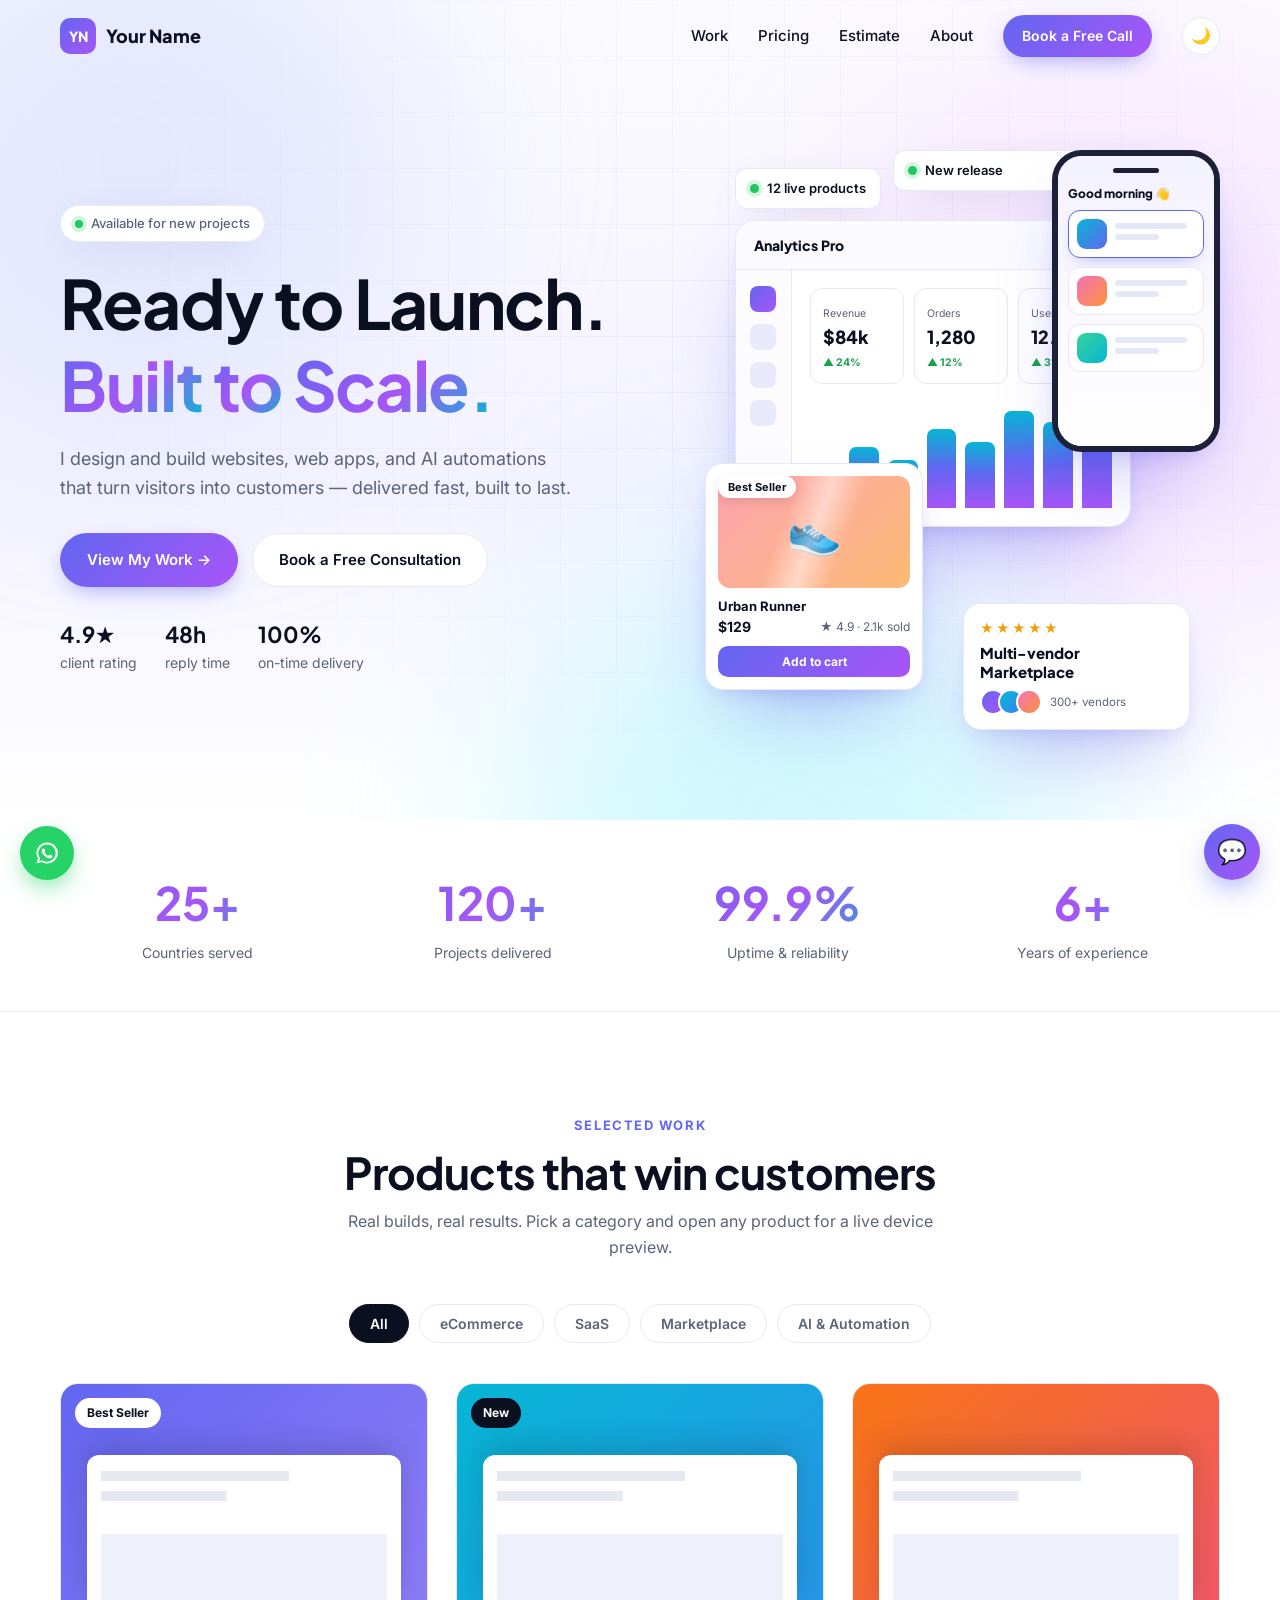
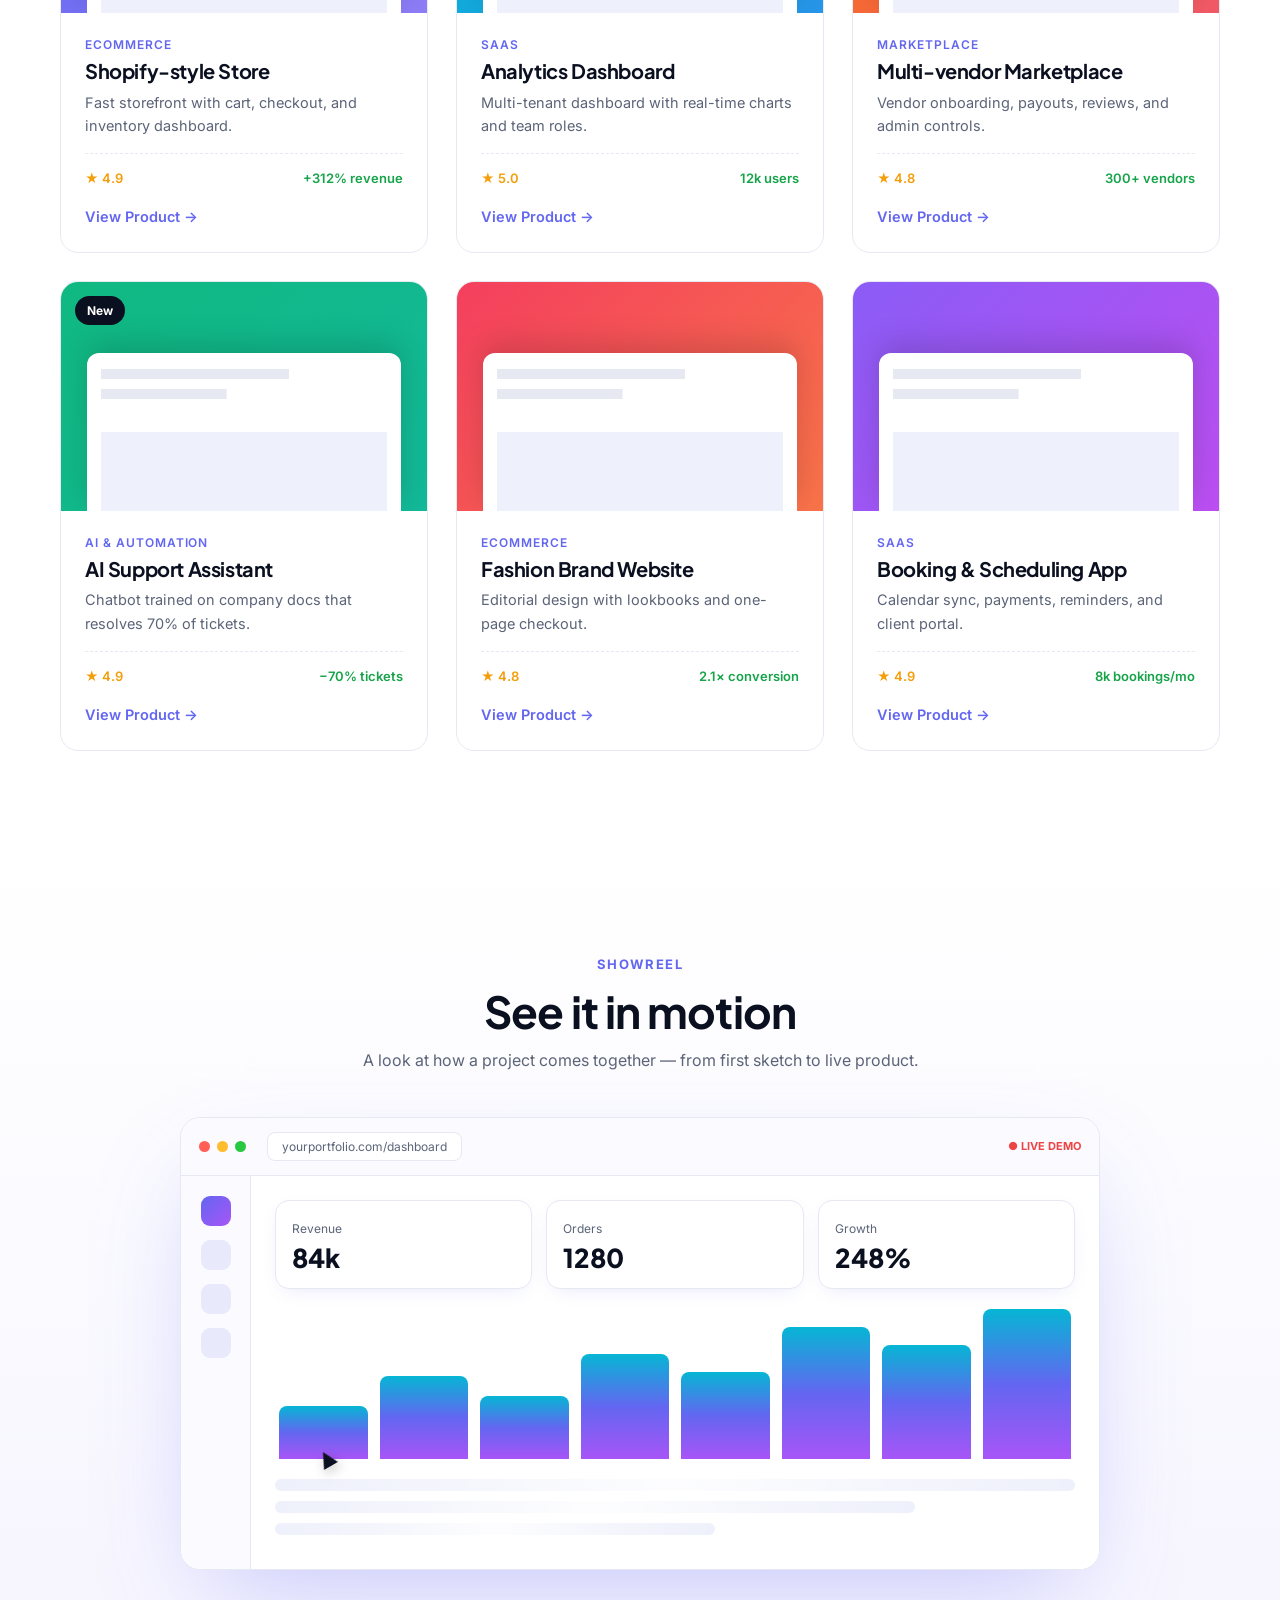
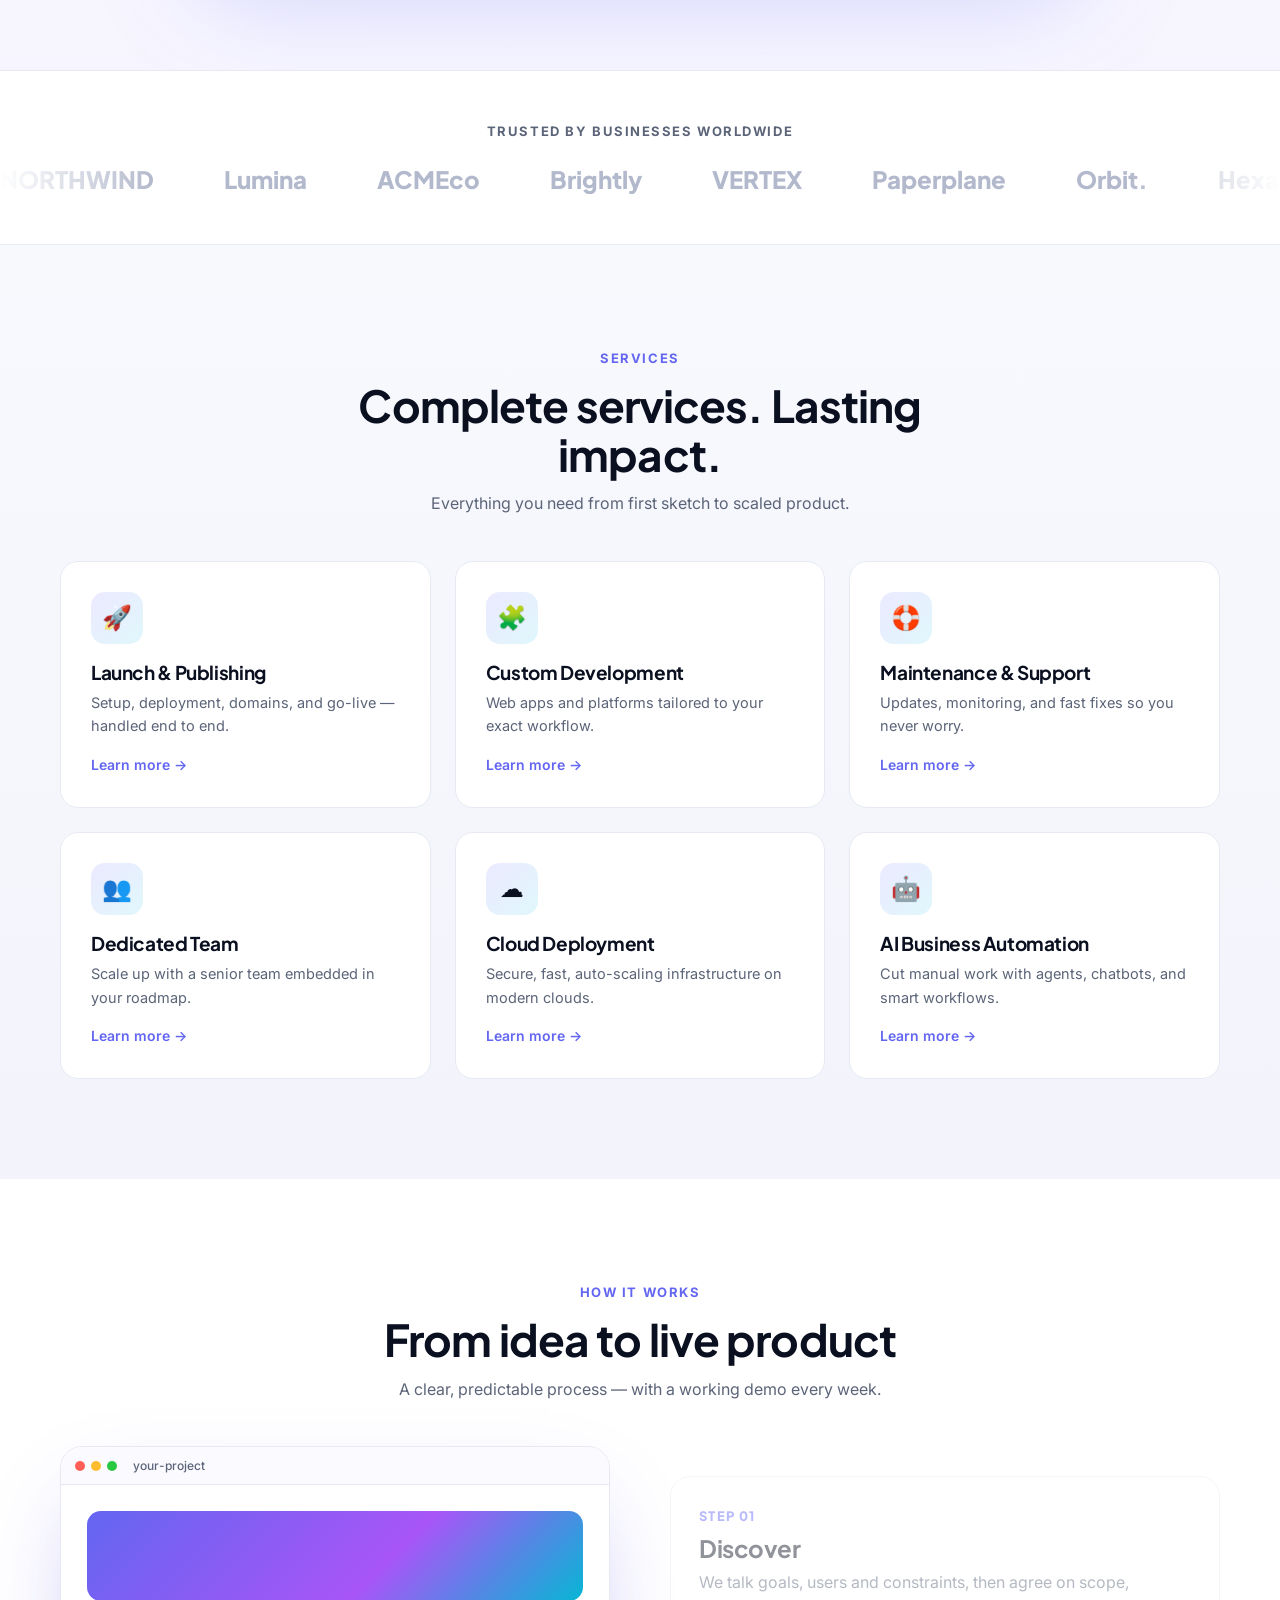
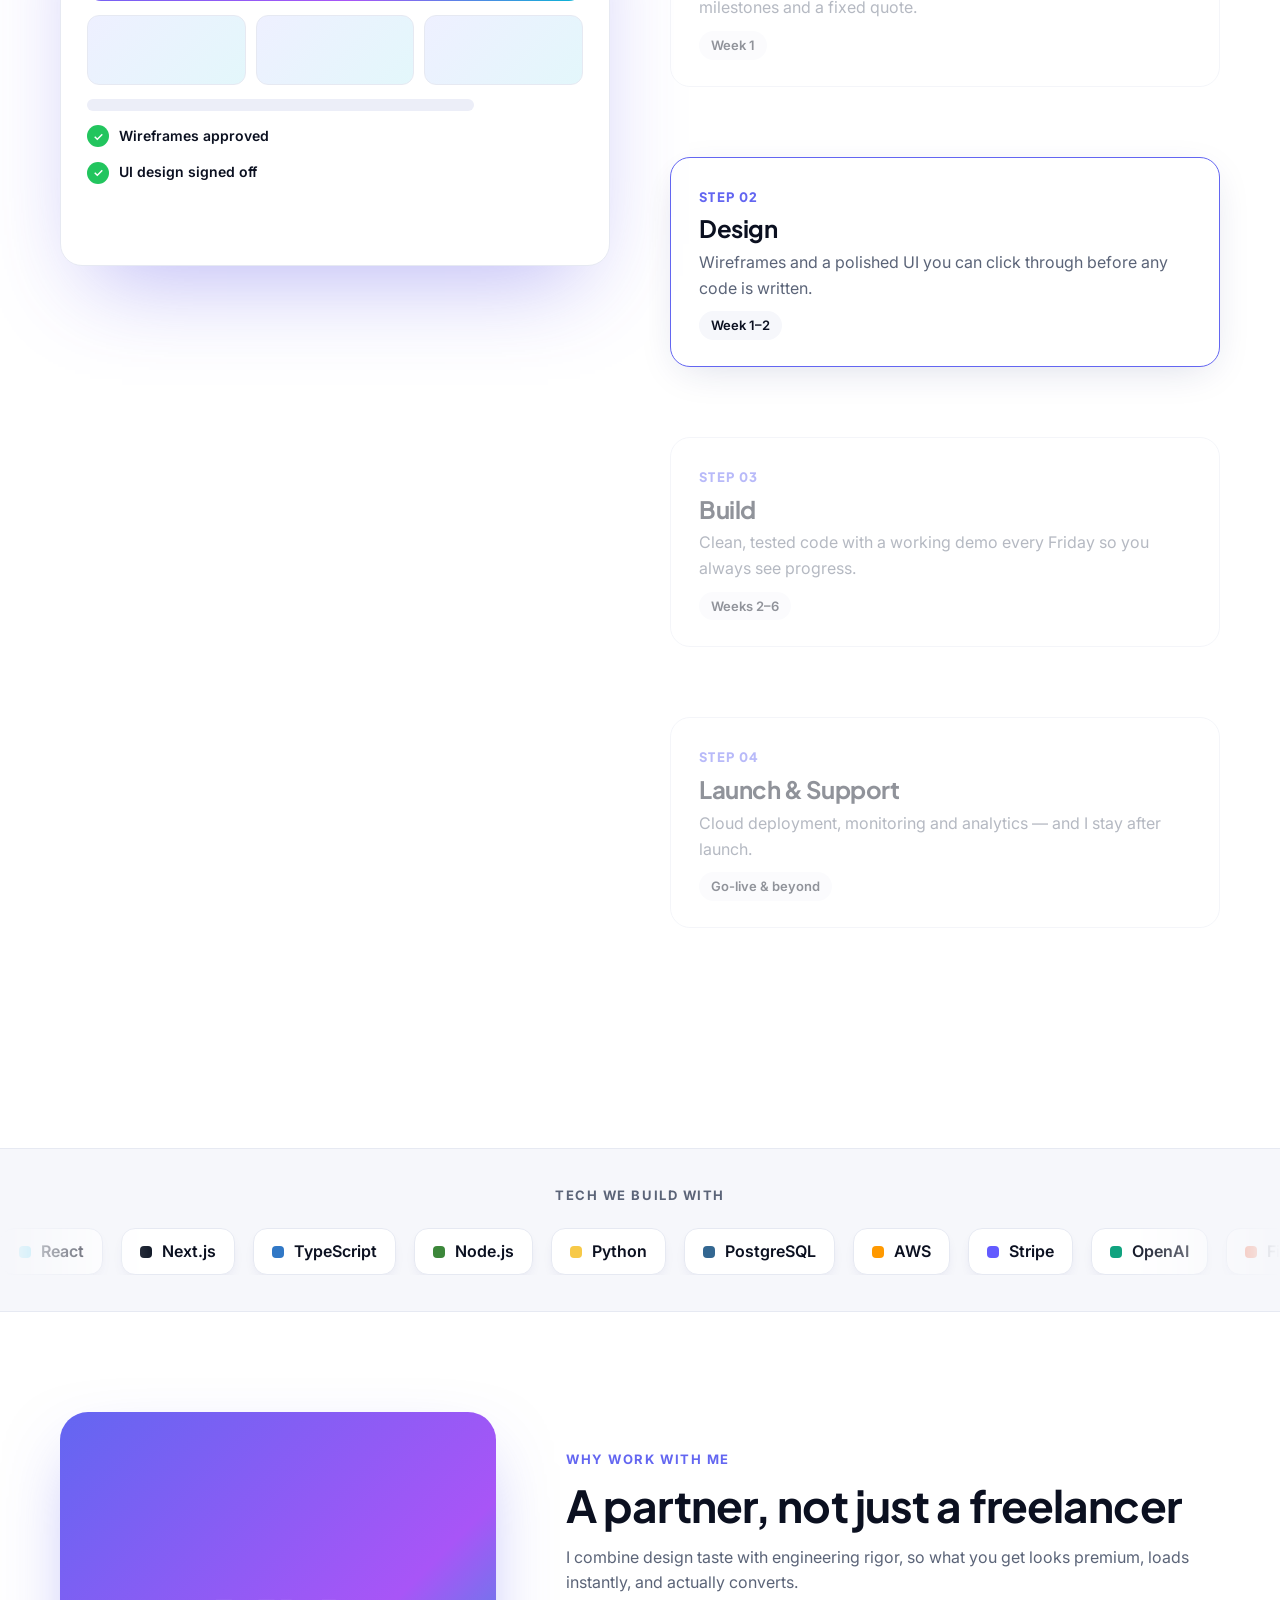
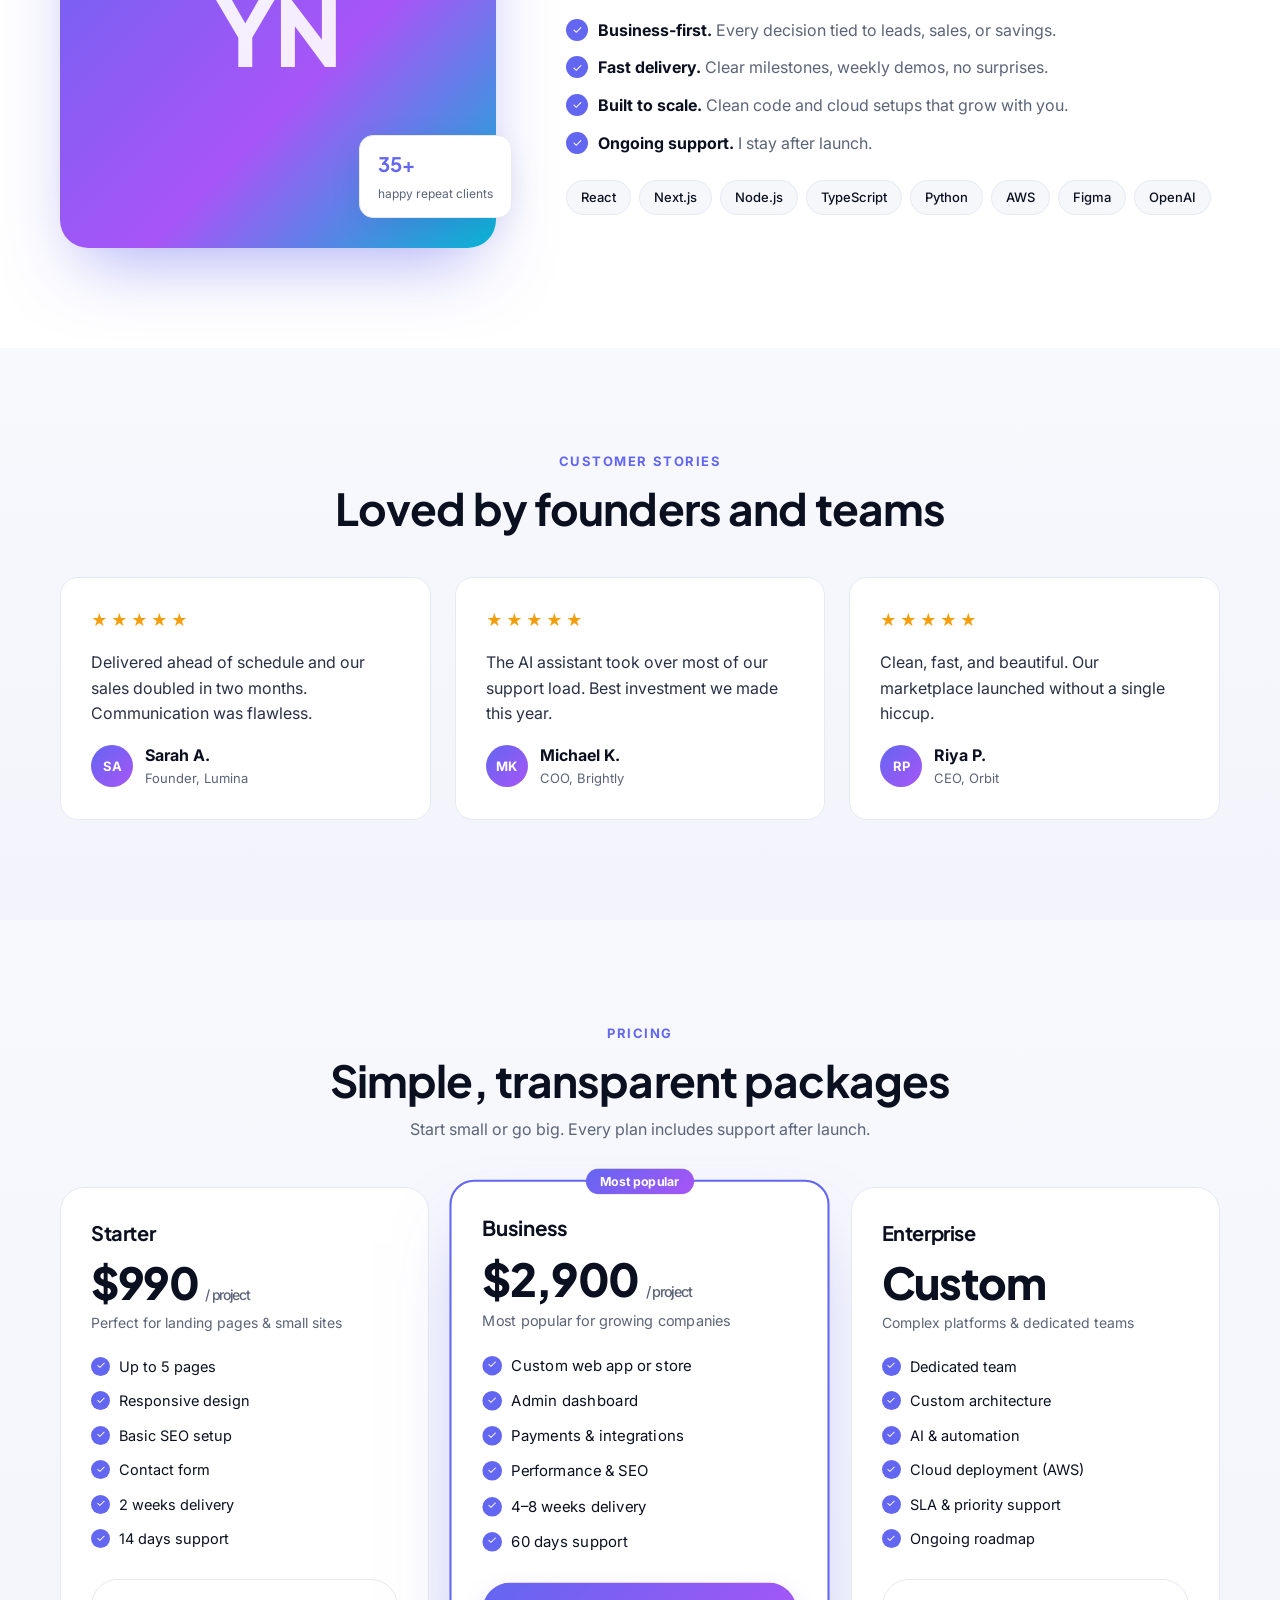
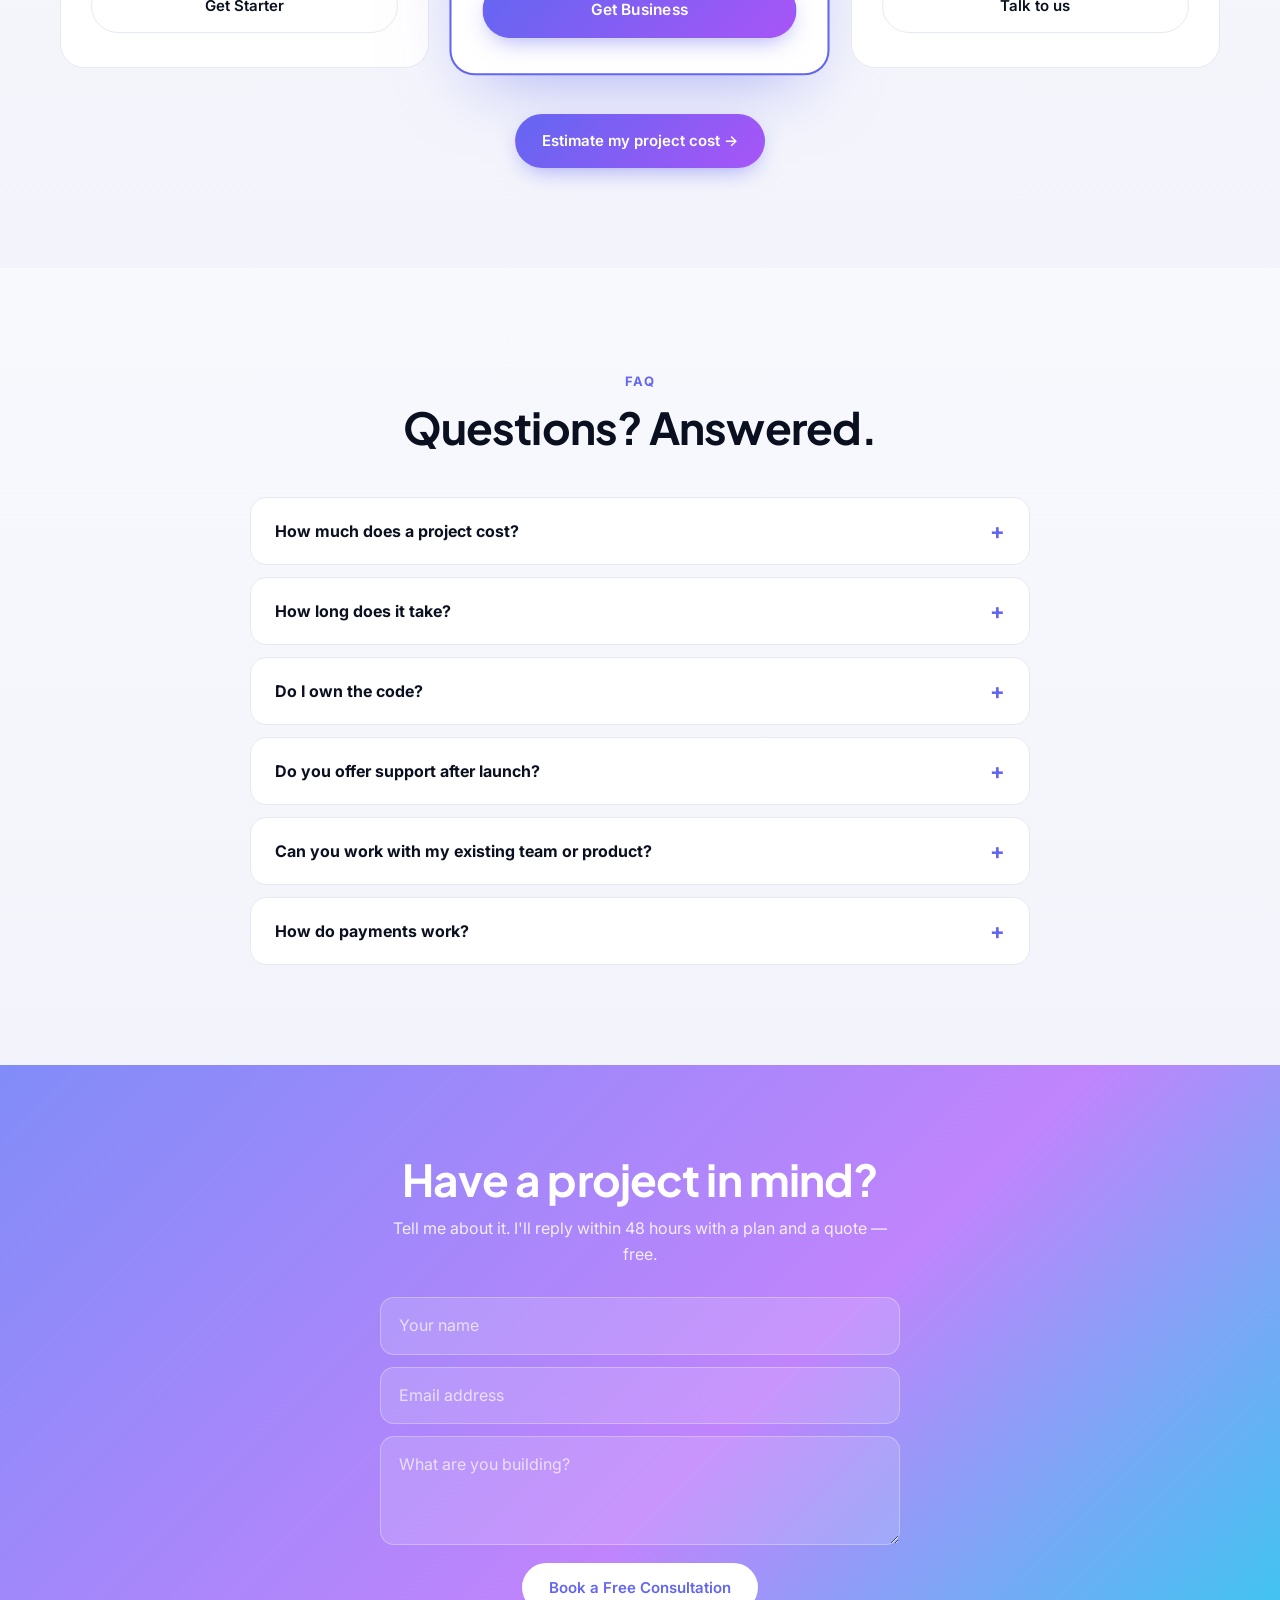
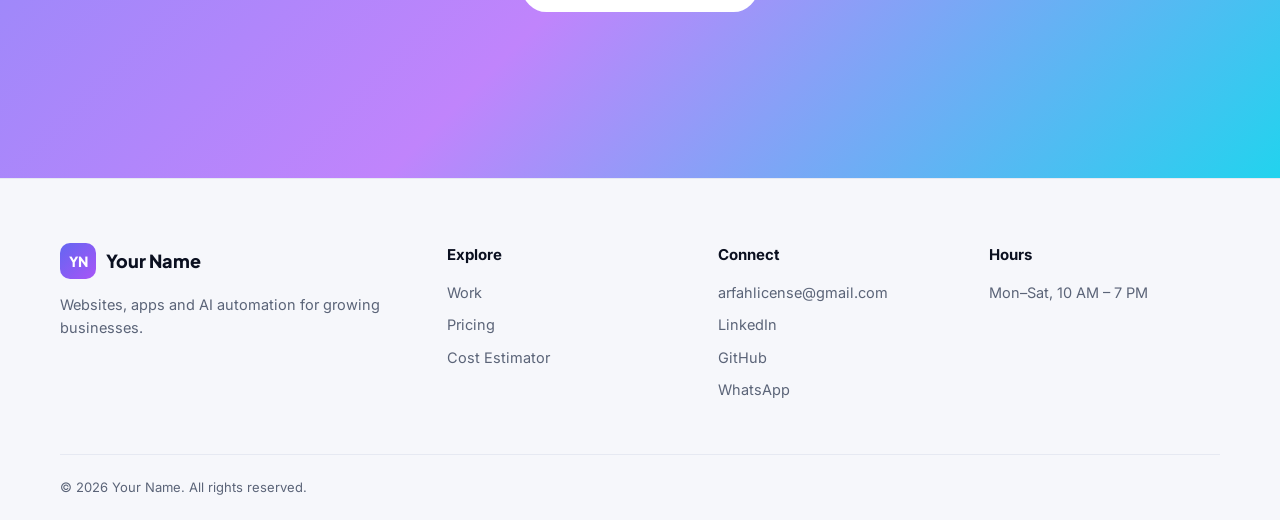
<file: index.html>
<!DOCTYPE html>
<html lang="en">
<head>
<meta charset="UTF-8">
<meta name="viewport" content="width=device-width, initial-scale=1">
<title>Your Name — Websites, Apps & AI Automation for Growing Businesses</title>
<meta property="og:title" content="Your Name — Websites, Apps & AI Automation"><meta property="og:type" content="website"><meta property="og:url" content="https://shafin5556.github.io/C_portfolio/">
<meta name="theme-color" content="#6366f1">
<link rel="canonical" href="https://shafin5556.github.io/C_portfolio/">
<link rel="icon" href="data:image/svg+xml,%3Csvg xmlns='http://www.w3.org/2000/svg' viewBox='0 0 64 64'%3E%3Crect width='64' height='64' rx='16' fill='%236366f1'/%3E%3Ctext x='32' y='42' font-size='26' font-family='Arial' font-weight='800' text-anchor='middle' fill='white'%3EYN%3C/text%3E%3C/svg%3E">
<meta name="description" content="Ready to launch. Built to scale. Custom web apps, ecommerce, and AI automation — shipped fast, built to last.">
<link rel="preconnect" href="https://fonts.googleapis.com">
<link rel="preconnect" href="https://fonts.gstatic.com" crossorigin>
<link href="https://fonts.googleapis.com/css2?family=Inter:wght@400;500;600;700;800&family=Plus+Jakarta+Sans:wght@700;800&display=swap" rel="stylesheet">
<link rel="stylesheet" href="styles.css">
<link rel="stylesheet" href="premium.css">
<link rel="stylesheet" href="light.css">
<link rel="stylesheet" href="software.css">
<link rel="stylesheet" href="products.css">
<link rel="stylesheet" href="pages.css">
</head>
<body data-page="home">
<a class="skip" href="#main">Skip to main content</a>
<div class="progress" id="progress"></div>
<div class="cursor" id="cursor" aria-hidden="true"></div>

<header class="nav" id="nav">
  <div class="container nav__inner">
    <a href="#top" class="logo"><span class="logo__mark">YN</span> Your Name</a>
    <nav class="nav__links" id="navLinks" aria-label="Main">
      <a href="#work">Work</a>
      <a href="pricing.html">Pricing</a>
      <a href="calculator.html">Estimate</a>
      <a href="about.html">About</a>
      <a href="book.html" class="btn btn--primary btn--sm">Book a Free Call</a>
    </nav>
    <button class="burger" id="burger" aria-label="Menu" aria-expanded="false"><span></span><span></span></button>
  </div>
</header>

<main id="main">
<!-- HERO -->
<section class="hero" id="top">
  <div class="aurora"><i></i><i></i><i></i></div><div class="grid-bg"></div>
  <div class="container hero__inner">
    <div class="hero__copy reveal">
      <span class="pill"><i class="dot"></i> Available for new projects</span>
      <h1>Ready to Launch.<br><span class="grad">Built to Scale.</span></h1>
      <p>I design and build websites, web apps, and AI automations that turn visitors into customers — delivered fast, built to last.</p>
      <div class="hero__cta">
        <a href="#work" class="btn btn--primary">View My Work →</a>
        <a href="#contact" class="btn btn--ghost">Book a Free Consultation</a>
      </div>
      <ul class="hero__trust">
        <li><b>4.9★</b> client rating</li>
        <li><b>48h</b> reply time</li>
        <li><b>100%</b> on-time delivery</li>
      </ul>
    </div>
    <div class="hero__visual reveal" aria-hidden="true">
      <div class="pv">
        <div class="layer chip chip--c" data-depth="46"><i></i> 12 live products</div>
        <div class="layer chip chip--a" data-depth="56"><i></i> New release</div>

        <div class="layer" data-depth="14" style="left:2%;top:70px;width:80%"><div class="p-dash pshadow" style="position:relative;left:0;top:0;width:100%">
          <div class="top"><b>Analytics Pro</b><em>● Live</em></div>
          <div class="body">
            <aside><u></u><u></u><u></u><u></u></aside>
            <div class="main">
              <div class="kp"><div><small>Revenue</small><b>$84k</b><span class="up">▲ 24%</span></div><div><small>Orders</small><b>1,280</b><span class="up">▲ 12%</span></div><div><small>Users</small><b>12.4k</b><span class="up">▲ 31%</span></div></div>
              <div class="bars"><span style="--h:38%"></span><span style="--h:56%"></span><span style="--h:44%"></span><span style="--h:72%"></span><span style="--h:60%"></span><span style="--h:88%"></span><span style="--h:78%"></span><span style="--h:100%"></span></div>
            </div>
          </div>
        </div></div>

        <div class="layer" data-depth="40" style="left:-4%;bottom:40px;width:44%"><div class="p-shop pshadow" style="position:relative;width:100%">
          <span class="pbadge">Best Seller</span>
          <div class="img">👟</div>
          <h5>Urban Runner</h5>
          <div class="row"><b>$129</b><span>★ 4.9 · 2.1k sold</span></div>
          <div class="add">Add to cart</div>
        </div></div>

        <div class="layer" data-depth="30" style="right:0;top:0;width:34%"><div class="p-phone pshadow" style="position:relative;width:100%">
          <div class="scr">
            <div class="notch"></div>
            <div class="hd">Good morning 👋</div>
            <div class="tile on"><i></i><div style="flex:1"><u></u><u></u></div></div>
            <div class="tile"><i></i><div style="flex:1"><u></u><u></u></div></div>
            <div class="tile"><i></i><div style="flex:1"><u></u><u></u></div></div>
          </div>
        </div></div>

        <div class="layer" data-depth="52" style="right:6%;bottom:0;width:46%"><div class="p-mk pshadow" style="position:relative;width:100%">
          <div class="stars">★★★★★</div>
          <h5>Multi-vendor Marketplace</h5>
          <div class="avs"><i></i><i></i><i></i><span>300+ vendors</span></div>
        </div></div>
      </div>
    </div>
  </div>
</section>

<!-- STATS -->
<section class="stats">
  <div class="container stats__grid">
    <div class="reveal"><b data-count="25" data-suffix="+">0</b><span>Countries served</span></div>
    <div class="reveal"><b data-count="120" data-suffix="+">0</b><span>Projects delivered</span></div>
    <div class="reveal"><b data-count="99.9" data-suffix="%" data-dec="1">0</b><span>Uptime &amp; reliability</span></div>
    <div class="reveal"><b data-count="6" data-suffix="+">0</b><span>Years of experience</span></div>
  </div>
</section>

<!-- WORK -->
<section class="section" id="work">
  <div class="container">
    <div class="head reveal">
      <span class="eyebrow">Selected Work</span>
      <h2>Products that win customers</h2>
      <p>Real builds, real results. Pick a category and open any product for a live device preview.</p>
    </div>
    <div class="tabs reveal" id="tabs" role="tablist">
      <button class="tab is-active" data-filter="all">All</button>
      <button class="tab" data-filter="ecommerce">eCommerce</button>
      <button class="tab" data-filter="saas">SaaS</button>
      <button class="tab" data-filter="marketplace">Marketplace</button>
      <button class="tab" data-filter="ai">AI &amp; Automation</button>
    </div>
    <div class="grid" id="grid">
      <article class="card" data-cat="ecommerce">
        <div class="card__img g1"><span class="badge">Best Seller</span><div class="shot"></div></div>
        <div class="card__body">
          <small>eCommerce</small><h3>Shopify-style Store</h3>
          <p>Fast storefront with cart, checkout, and inventory dashboard.</p>
          <div class="card__meta"><span>★ 4.9</span><span>+312% revenue</span></div>
          <a href="product.html?id=store" class="link">View Product →</a>
        </div>
      </article>
      <article class="card" data-cat="saas">
        <div class="card__img g2"><span class="badge badge--new">New</span><div class="shot"></div></div>
        <div class="card__body">
          <small>SaaS</small><h3>Analytics Dashboard</h3>
          <p>Multi-tenant dashboard with real-time charts and team roles.</p>
          <div class="card__meta"><span>★ 5.0</span><span>12k users</span></div>
          <a href="product.html?id=analytics" class="link">View Product →</a>
        </div>
      </article>
      <article class="card" data-cat="marketplace">
        <div class="card__img g3"><div class="shot"></div></div>
        <div class="card__body">
          <small>Marketplace</small><h3>Multi-vendor Marketplace</h3>
          <p>Vendor onboarding, payouts, reviews, and admin controls.</p>
          <div class="card__meta"><span>★ 4.8</span><span>300+ vendors</span></div>
          <a href="product.html?id=marketplace" class="link">View Product →</a>
        </div>
      </article>
      <article class="card" data-cat="ai">
        <div class="card__img g4"><span class="badge badge--new">New</span><div class="shot"></div></div>
        <div class="card__body">
          <small>AI &amp; Automation</small><h3>AI Support Assistant</h3>
          <p>Chatbot trained on company docs that resolves 70% of tickets.</p>
          <div class="card__meta"><span>★ 4.9</span><span>−70% tickets</span></div>
          <a href="product.html?id=assistant" class="link">View Product →</a>
        </div>
      </article>
      <article class="card" data-cat="ecommerce">
        <div class="card__img g5"><div class="shot"></div></div>
        <div class="card__body">
          <small>eCommerce</small><h3>Fashion Brand Website</h3>
          <p>Editorial design with lookbooks and one-page checkout.</p>
          <div class="card__meta"><span>★ 4.8</span><span>2.1× conversion</span></div>
          <a href="product.html?id=fashion" class="link">View Product →</a>
        </div>
      </article>
      <article class="card" data-cat="saas">
        <div class="card__img g6"><div class="shot"></div></div>
        <div class="card__body">
          <small>SaaS</small><h3>Booking &amp; Scheduling App</h3>
          <p>Calendar sync, payments, reminders, and client portal.</p>
          <div class="card__meta"><span>★ 4.9</span><span>8k bookings/mo</span></div>
          <a href="product.html?id=booking" class="link">View Product →</a>
        </div>
      </article>
    </div>
  </div>
</section>

<!-- SHOWREEL -->
<section class="reel section" id="reel">
  <div class="container">
    <div class="head reveal"><span class="eyebrow">Showreel</span><h2>See it in motion</h2><p>A look at how a project comes together — from first sketch to live product.</p></div>
    <div class="player reveal tilt">
      <div class="player__bar"><i></i><i></i><i></i><span>yourportfolio.com/dashboard</span><b class="rec">● LIVE DEMO</b></div>
      <div class="player__screen">
        <aside><u></u><u></u><u></u><u></u></aside>
        <div class="player__main">
          <div class="kpis"><div><small>Revenue</small><b data-count="84" data-suffix="k" data-loop>0</b></div><div><small>Orders</small><b data-count="1280" data-loop>0</b></div><div><small>Growth</small><b data-count="248" data-suffix="%" data-loop>0</b></div></div>
          <div class="chart"><span style="--h:35%"></span><span style="--h:55%"></span><span style="--h:42%"></span><span style="--h:70%"></span><span style="--h:58%"></span><span style="--h:88%"></span><span style="--h:76%"></span><span style="--h:100%"></span></div>
          <div class="rows"><p></p><p></p><p></p></div>
        </div>
        <div class="fakecursor"></div>
      </div>
    </div>
  </div>
</section>

<!-- LOGOS -->
<section class="logos">
  <p class="eyebrow center">Trusted by businesses worldwide</p>
  <div class="marquee"><div class="marquee__track" id="marquee">
    <span>NORTHWIND</span><span>Lumina</span><span>ACMEco</span><span>Brightly</span><span>VERTEX</span><span>Paperplane</span><span>Orbit.</span><span>Hexa</span>
  </div></div>
</section>

<!-- SERVICES -->
<section class="section section--alt" id="services">
  <div class="container">
    <div class="head reveal">
      <span class="eyebrow">Services</span>
      <h2>Complete services. Lasting impact.</h2>
      <p>Everything you need from first sketch to scaled product.</p>
    </div>
    <div class="services">
      <a href="#contact" class="svc reveal"><i>🚀</i><h3>Launch &amp; Publishing</h3><p>Setup, deployment, domains, and go-live — handled end to end.</p><span>Learn more →</span></a>
      <a href="#contact" class="svc reveal"><i>🧩</i><h3>Custom Development</h3><p>Web apps and platforms tailored to your exact workflow.</p><span>Learn more →</span></a>
      <a href="#contact" class="svc reveal"><i>🛟</i><h3>Maintenance &amp; Support</h3><p>Updates, monitoring, and fast fixes so you never worry.</p><span>Learn more →</span></a>
      <a href="#contact" class="svc reveal"><i>👥</i><h3>Dedicated Team</h3><p>Scale up with a senior team embedded in your roadmap.</p><span>Learn more →</span></a>
      <a href="#contact" class="svc reveal"><i>☁️</i><h3>Cloud Deployment</h3><p>Secure, fast, auto-scaling infrastructure on modern clouds.</p><span>Learn more →</span></a>
      <a href="#contact" class="svc reveal"><i>🤖</i><h3>AI Business Automation</h3><p>Cut manual work with agents, chatbots, and smart workflows.</p><span>Learn more →</span></a>
    </div>
  </div>
</section>


<!-- PROCESS / SCROLL STORY -->
<section class="section" id="process">
  <div class="container">
    <div class="head reveal"><span class="eyebrow">How it works</span><h2>From idea to live product</h2><p>A clear, predictable process — with a working demo every week.</p></div>
    <div class="story">
      <div class="story__stick reveal"><div class="story__device"><div class="win__bar"><i></i><i></i><i></i><span>your-project</span></div>
        <div class="story__screen">
          <div class="story__pane on"><div class="sk m"></div><div class="sk s"></div><div class="cols"><i></i><i></i><i></i></div><div class="ok">Goals &amp; users defined</div><div class="ok">Scope &amp; timeline agreed</div></div>
          <div class="story__pane"><div class="blk g"></div><div class="cols"><i class="f"></i><i class="f"></i><i class="f"></i></div><div class="sk m"></div><div class="ok">Wireframes approved</div><div class="ok">UI design signed off</div></div>
          <div class="story__pane"><div class="blk"></div><div class="sk"></div><div class="sk m"></div><div class="sk s"></div><div class="ok">Weekly demo shipped</div><div class="ok">Tests passing</div></div>
          <div class="story__pane"><div class="rocket">🚀</div><div class="ok">Deployed to the cloud</div><div class="ok">Analytics &amp; monitoring live</div><div class="ok">Support active</div></div>
        </div></div></div>
      <div class="steps">
        <div class="step"><b>STEP 01</b><h3>Discover</h3><p>We talk goals, users and constraints, then agree on scope, milestones and a fixed quote.</p><span>Week 1</span></div>
        <div class="step"><b>STEP 02</b><h3>Design</h3><p>Wireframes and a polished UI you can click through before any code is written.</p><span>Week 1–2</span></div>
        <div class="step"><b>STEP 03</b><h3>Build</h3><p>Clean, tested code with a working demo every Friday so you always see progress.</p><span>Weeks 2–6</span></div>
        <div class="step"><b>STEP 04</b><h3>Launch &amp; Support</h3><p>Cloud deployment, monitoring and analytics — and I stay after launch.</p><span>Go-live &amp; beyond</span></div>
      </div>
    </div>
  </div>
</section>

<!-- TECH -->
<section class="tech"><p class="eyebrow center">Tech we build with</p><div class="marquee"><div class="marquee__track" id="techTrack"></div></div></section>

<!-- ABOUT -->
<section class="section" id="about">
  <div class="container about">
    <div class="about__img reveal"><div class="avatar">YN</div><div class="float float--c"><b>35+</b><small>happy repeat clients</small></div></div>
    <div class="about__copy reveal">
      <span class="eyebrow">Why work with me</span>
      <h2>A partner, not just a freelancer</h2>
      <p>I combine design taste with engineering rigor, so what you get looks premium, loads instantly, and actually converts.</p>
      <ul class="checks">
        <li><b>Business-first.</b> Every decision tied to leads, sales, or savings.</li>
        <li><b>Fast delivery.</b> Clear milestones, weekly demos, no surprises.</li>
        <li><b>Built to scale.</b> Clean code and cloud setups that grow with you.</li>
        <li><b>Ongoing support.</b> I stay after launch.</li>
      </ul>
      <div class="skills"><span>React</span><span>Next.js</span><span>Node.js</span><span>TypeScript</span><span>Python</span><span>AWS</span><span>Figma</span><span>OpenAI</span></div>
    </div>
  </div>
</section>

<!-- TESTIMONIALS -->
<section class="section section--alt" id="stories">
  <div class="container">
    <div class="head reveal">
      <span class="eyebrow">Customer Stories</span>
      <h2>Loved by founders and teams</h2>
    </div>
    <div class="quotes">
      <figure class="quote reveal"><div class="stars">★★★★★</div><blockquote>Delivered ahead of schedule and our sales doubled in two months. Communication was flawless.</blockquote><figcaption><i>SA</i><div><b>Sarah A.</b><small>Founder, Lumina</small></div></figcaption></figure>
      <figure class="quote reveal"><div class="stars">★★★★★</div><blockquote>The AI assistant took over most of our support load. Best investment we made this year.</blockquote><figcaption><i>MK</i><div><b>Michael K.</b><small>COO, Brightly</small></div></figcaption></figure>
      <figure class="quote reveal"><div class="stars">★★★★★</div><blockquote>Clean, fast, and beautiful. Our marketplace launched without a single hiccup.</blockquote><figcaption><i>RP</i><div><b>Riya P.</b><small>CEO, Orbit</small></div></figcaption></figure>
    </div>
  </div>
</section>



<!-- PRICING -->
<section class="section section--alt" id="pricing">
  <div class="container">
    <div class="head reveal"><span class="eyebrow">Pricing</span><h2>Simple, transparent packages</h2><p>Start small or go big. Every plan includes support after launch.</p></div>
    <div class="plans" id="plansGrid"></div>
    <div class="cta-strip"><a class="btn btn--primary" href="calculator.html">Estimate my project cost →</a></div>
  </div>
</section>


<!-- FAQ -->
<section class="section section--alt" id="faq">
  <div class="container">
    <div class="head reveal"><span class="eyebrow">FAQ</span><h2>Questions? Answered.</h2></div>
    <div class="faq" id="faqList"></div>
  </div>
</section>

<!-- CTA / CONTACT -->
<section class="cta" id="contact">
  <div class="container cta__inner reveal">
    <h2>Have a project in mind?</h2>
    <p>Tell me about it. I'll reply within 48 hours with a plan and a quote — free.</p>
    <form class="form" id="form" novalidate>
      <input name="name" placeholder="Your name" required aria-label="Your name">
      <input name="email" type="email" placeholder="Email address" required aria-label="Email">
      <textarea name="msg" rows="3" placeholder="What are you building?" required aria-label="Message"></textarea>
      <button class="btn btn--light" type="submit">Book a Free Consultation</button>
      <p class="form__note" id="formNote" role="status"></p>
    </form>
  </div>
</section>
</main>

<footer class="footer">
  <div class="container footer__grid">
    <div><a href="#top" class="logo logo--light"><span class="logo__mark">YN</span> Your Name</a><p>Websites, apps and AI automation for growing businesses.</p></div>
    <div><h4>Explore</h4><a href="#work">Work</a><a href="pricing.html">Pricing</a><a href="calculator.html">Cost Estimator</a></div>
    <div><h4>Connect</h4><a href="mailto:arfahlicense@gmail.com">arfahlicense@gmail.com</a><a href="#">LinkedIn</a><a href="#">GitHub</a><a href="#">WhatsApp</a></div>
    <div><h4>Hours</h4><p>Mon–Sat, 10 AM – 7 PM</p></div>
  </div>
  <div class="container footer__bar">© <span id="yr"></span> Your Name. All rights reserved.</div>
</footer>

<script src="data.js"></script>
<script src="script.js"></script>
<script src="common.js"></script>
<script src="pages.js"></script>
<script src="premium.js"></script>
<script src="hero.js"></script>
</body>
</html>
</file>
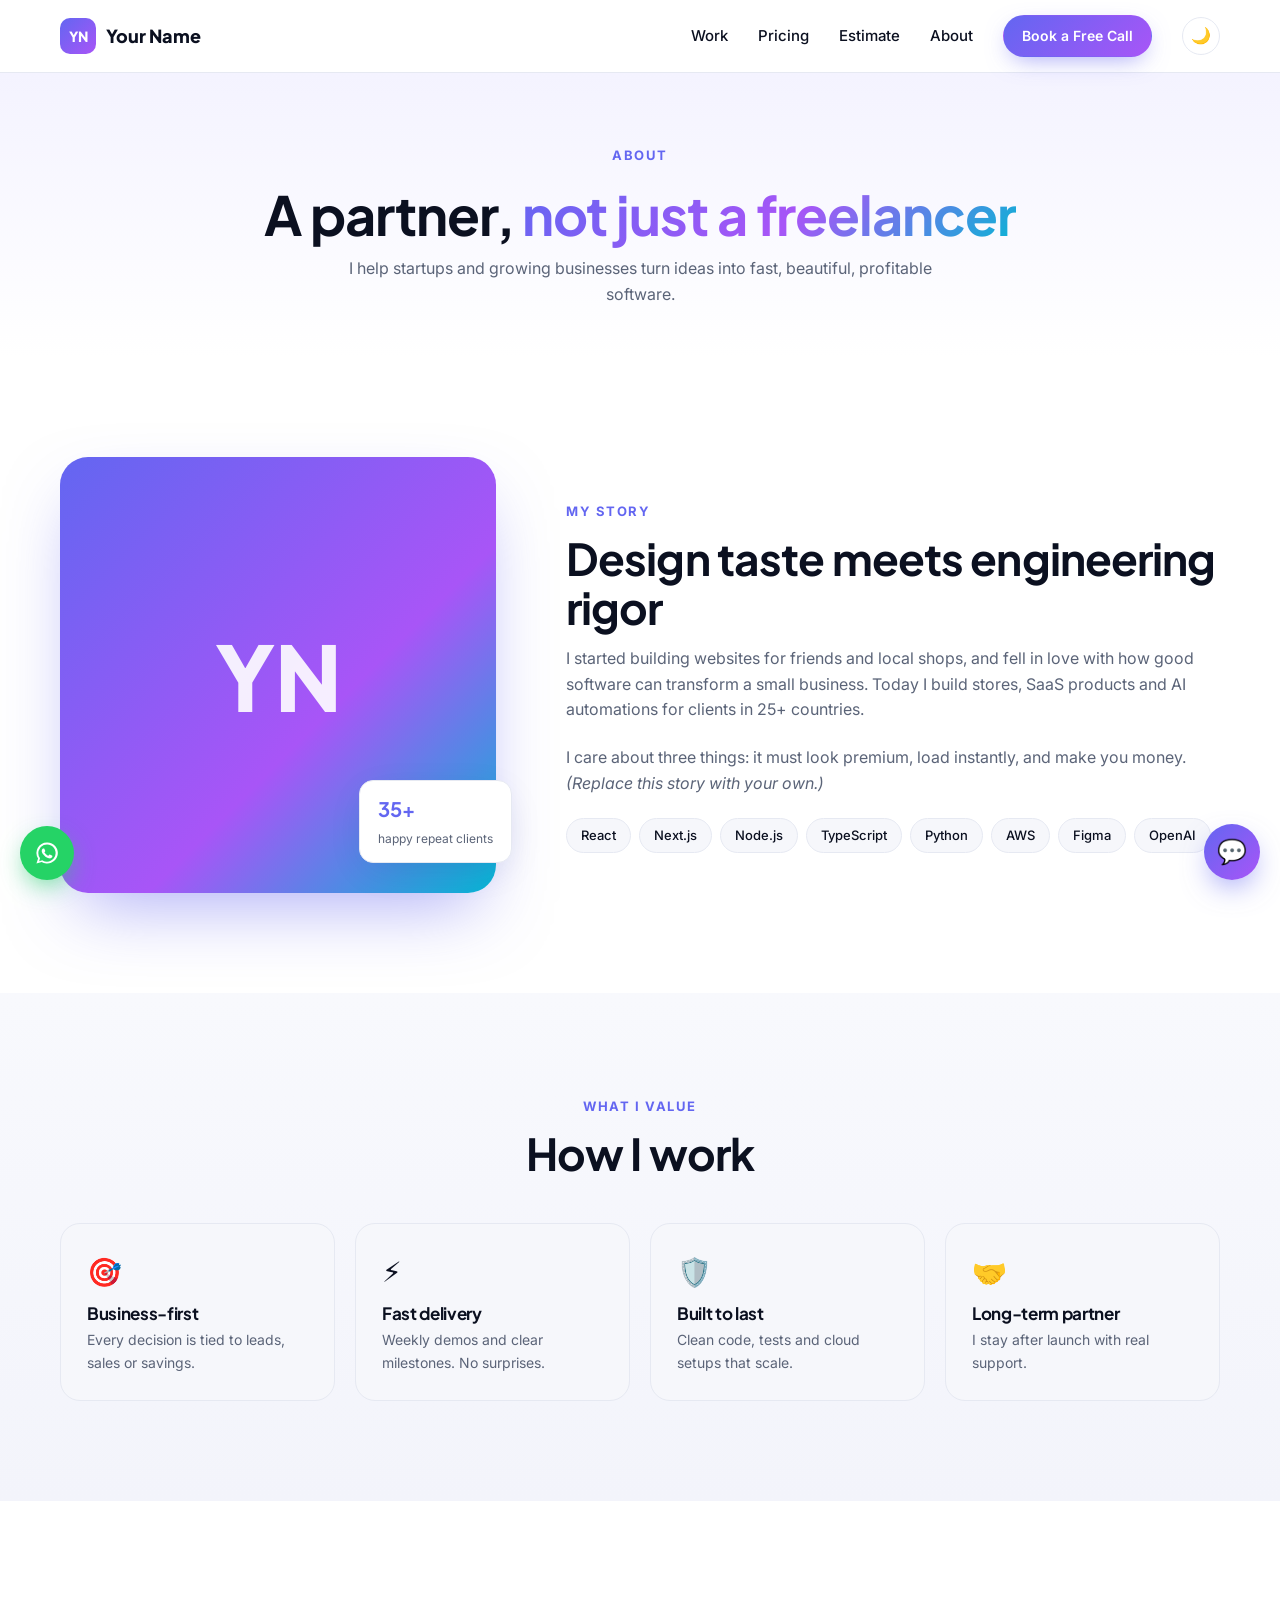
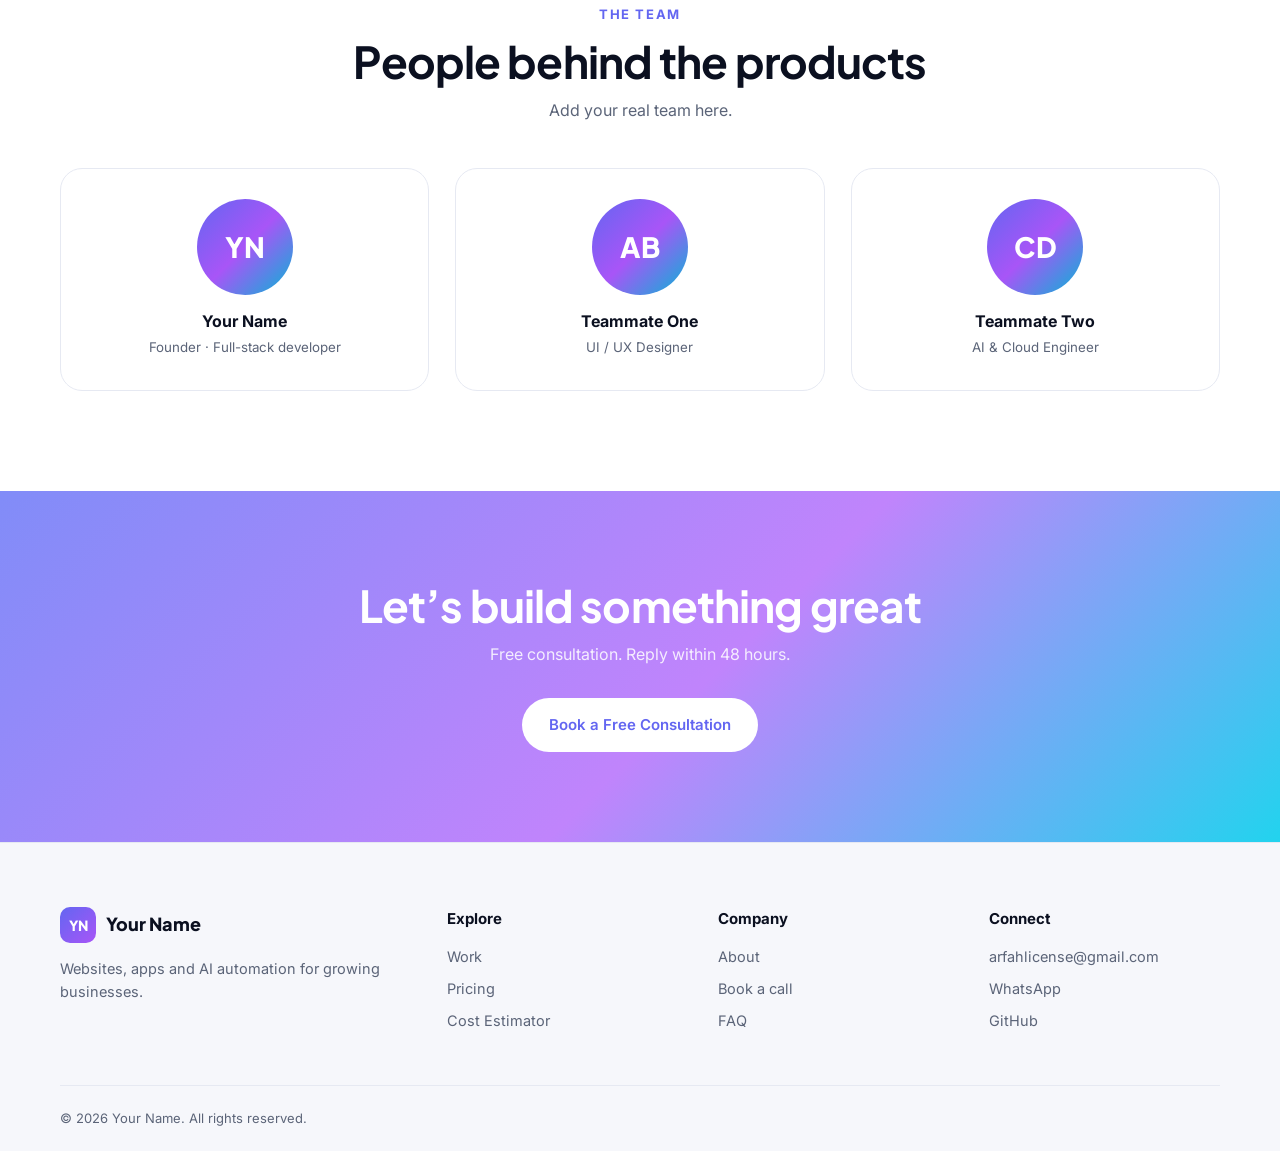
<file: about.html>
<!DOCTYPE html>
<html lang="en">
<head>
<meta charset="UTF-8">
<meta name="viewport" content="width=device-width, initial-scale=1">
<title>About — Your Name</title>
<meta name="description" content="About me">
<meta property="og:title" content="About — Your Name"><meta property="og:description" content="About me"><meta property="og:type" content="website">
<link rel="icon" href="data:image/svg+xml,%3Csvg xmlns='http://www.w3.org/2000/svg' viewBox='0 0 64 64'%3E%3Crect width='64' height='64' rx='16' fill='%236366f1'/%3E%3Ctext x='32' y='42' font-size='26' font-family='Arial' font-weight='800' text-anchor='middle' fill='white'%3EYN%3C/text%3E%3C/svg%3E">
<link rel="preconnect" href="https://fonts.googleapis.com"><link rel="preconnect" href="https://fonts.gstatic.com" crossorigin>
<link href="https://fonts.googleapis.com/css2?family=Inter:wght@400;500;600;700;800&family=Plus+Jakarta+Sans:wght@700;800&display=swap" rel="stylesheet">
<link rel="stylesheet" href="styles.css"><link rel="stylesheet" href="premium.css"><link rel="stylesheet" href="light.css"><link rel="stylesheet" href="pages.css">
</head>
<body class="sub" data-page="about">
<div id="site-nav"></div>
<main>

  <section class="pagehead"><div class="container"><span class="eyebrow">About</span><h1>A partner, <span class="gradtext">not just a freelancer</span></h1><p>I help startups and growing businesses turn ideas into fast, beautiful, profitable software.</p></div></section>
  <section class="section"><div class="container about">
    <div class="about__img reveal"><div class="avatar">YN</div><div class="float float--c"><b>35+</b><small>happy repeat clients</small></div></div>
    <div class="about__copy reveal"><span class="eyebrow">My story</span><h2>Design taste meets engineering rigor</h2>
    <p>I started building websites for friends and local shops, and fell in love with how good software can transform a small business. Today I build stores, SaaS products and AI automations for clients in 25+ countries.</p>
    <p>I care about three things: it must look premium, load instantly, and make you money. <i>(Replace this story with your own.)</i></p>
    <div class="skills"><span>React</span><span>Next.js</span><span>Node.js</span><span>TypeScript</span><span>Python</span><span>AWS</span><span>Figma</span><span>OpenAI</span></div></div></div></section>
  <section class="section section--alt"><div class="container"><div class="head"><span class="eyebrow">What I value</span><h2>How I work</h2></div>
    <div class="values"><div class="reveal"><i>🎯</i><h3>Business-first</h3><p>Every decision is tied to leads, sales or savings.</p></div><div class="reveal"><i>⚡</i><h3>Fast delivery</h3><p>Weekly demos and clear milestones. No surprises.</p></div><div class="reveal"><i>🛡️</i><h3>Built to last</h3><p>Clean code, tests and cloud setups that scale.</p></div><div class="reveal"><i>🤝</i><h3>Long-term partner</h3><p>I stay after launch with real support.</p></div></div></div></section>
  <section class="section"><div class="container"><div class="head"><span class="eyebrow">The team</span><h2>People behind the products</h2><p>Add your real team here.</p></div>
    <div class="team"><div class="member reveal"><i>YN</i><b>Your Name</b><br><small>Founder · Full-stack developer</small></div><div class="member reveal"><i>AB</i><b>Teammate One</b><br><small>UI / UX Designer</small></div><div class="member reveal"><i>CD</i><b>Teammate Two</b><br><small>AI &amp; Cloud Engineer</small></div></div></div></section>
  <section class="cta"><div class="container cta__inner"><h2>Let’s build something great</h2><p>Free consultation. Reply within 48 hours.</p><a class="btn btn--light" href="book.html">Book a Free Consultation</a></div></section>
</main>
<div id="site-footer"></div>
<script src="data.js"></script><script src="common.js"></script><script src="pages.js"></script>
</body>
</html>
</file>
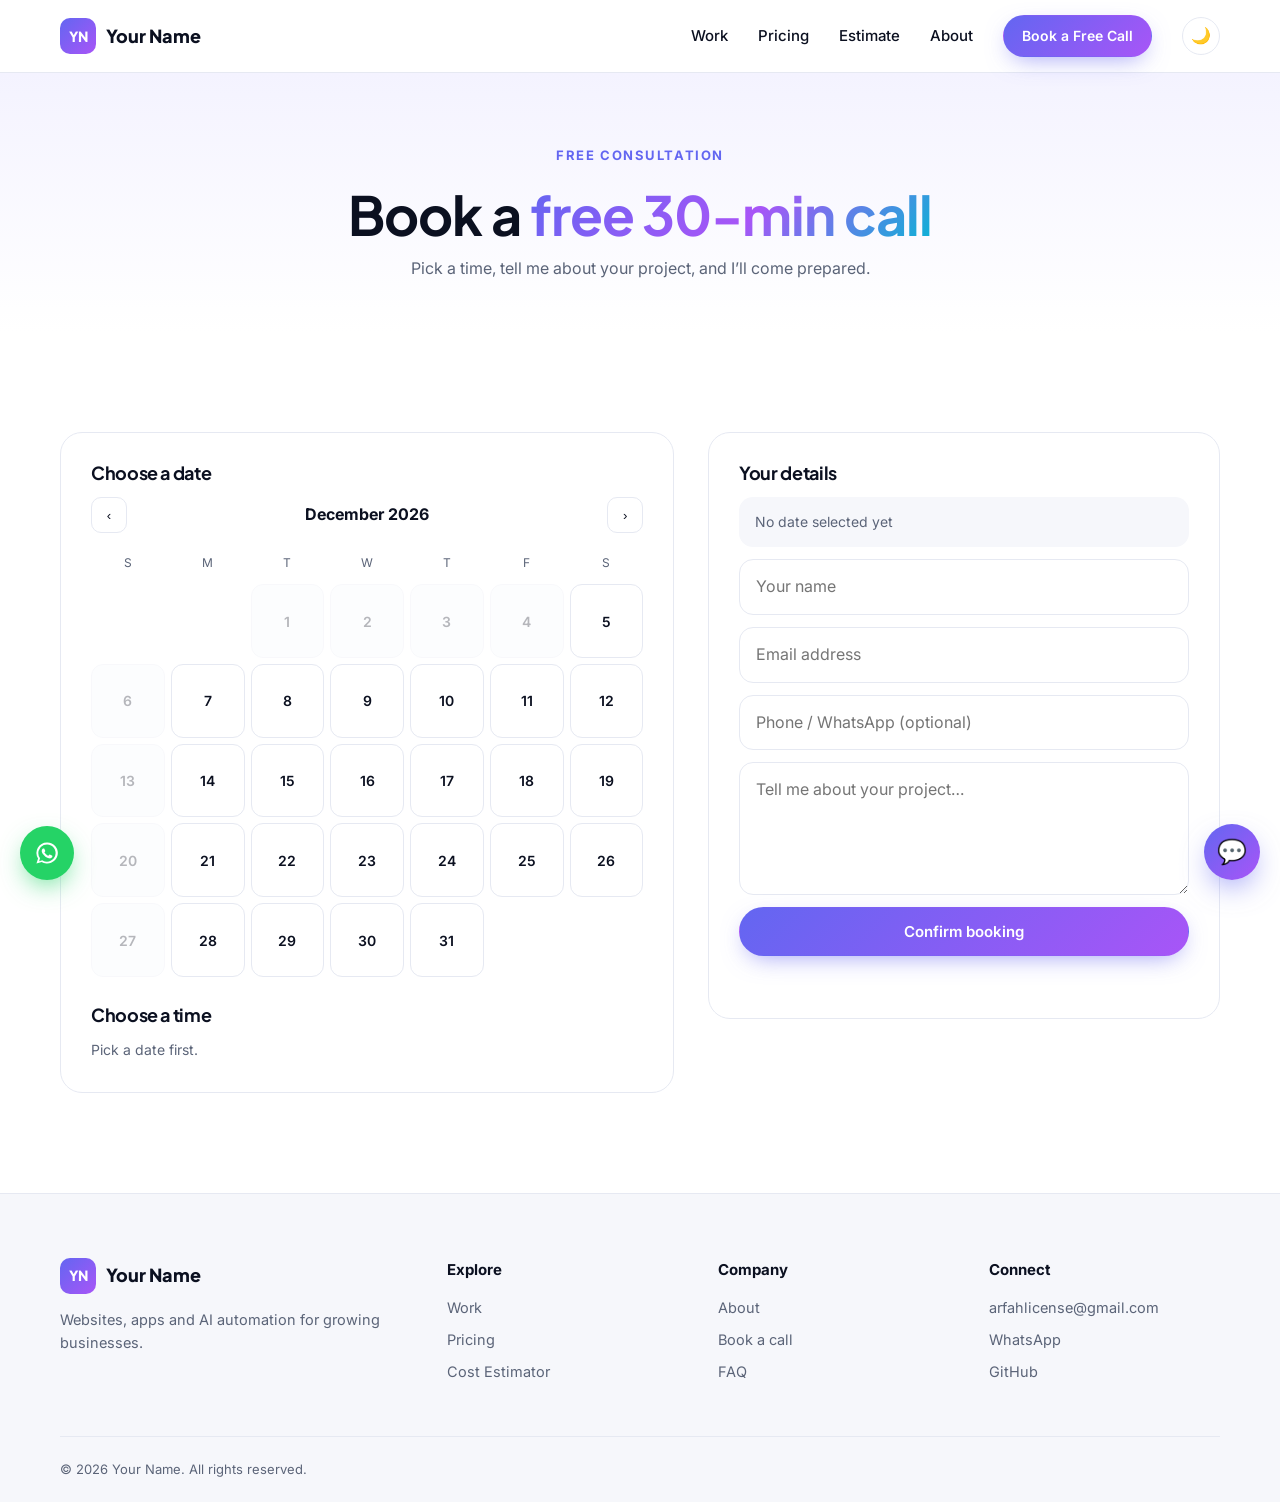
<file: book.html>
<!DOCTYPE html>
<html lang="en">
<head>
<meta charset="UTF-8">
<meta name="viewport" content="width=device-width, initial-scale=1">
<title>Book a Free Consultation — Your Name</title>
<meta name="description" content="Book a free consultation">
<meta property="og:title" content="Book a Free Consultation — Your Name"><meta property="og:description" content="Book a free consultation"><meta property="og:type" content="website">
<link rel="icon" href="data:image/svg+xml,%3Csvg xmlns='http://www.w3.org/2000/svg' viewBox='0 0 64 64'%3E%3Crect width='64' height='64' rx='16' fill='%236366f1'/%3E%3Ctext x='32' y='42' font-size='26' font-family='Arial' font-weight='800' text-anchor='middle' fill='white'%3EYN%3C/text%3E%3C/svg%3E">
<link rel="preconnect" href="https://fonts.googleapis.com"><link rel="preconnect" href="https://fonts.gstatic.com" crossorigin>
<link href="https://fonts.googleapis.com/css2?family=Inter:wght@400;500;600;700;800&family=Plus+Jakarta+Sans:wght@700;800&display=swap" rel="stylesheet">
<link rel="stylesheet" href="styles.css"><link rel="stylesheet" href="premium.css"><link rel="stylesheet" href="light.css"><link rel="stylesheet" href="pages.css">
</head>
<body class="sub" data-page="book">
<div id="site-nav"></div>
<main>
<section class="pagehead"><div class="container"><span class="eyebrow">Free Consultation</span><h1>Book a <span class="gradtext">free 30-min call</span></h1><p>Pick a time, tell me about your project, and I’ll come prepared.</p></div></section><section class="section"><div class="container book"><div class="cbox"><h3>Choose a date</h3>
    <div class="cal__head"><button type="button" id="prev" aria-label="Previous month">‹</button><b id="mname"></b><button type="button" id="next" aria-label="Next month">›</button></div>
    <div class="cal__grid" id="cal"></div><h3>Choose a time</h3><div class="slots" id="slots"></div></div>
    <div class="cbox" id="bwrap"><h3>Your details</h3><form class="bform" id="bform" novalidate>
      <div class="sel" id="sel"></div>
      <input name="name" placeholder="Your name" aria-label="Name" required><input name="email" type="email" placeholder="Email address" aria-label="Email" required>
      <input name="phone" placeholder="Phone / WhatsApp (optional)" aria-label="Phone">
      <textarea name="msg" id="bmsg" rows="4" placeholder="Tell me about your project…" aria-label="Project"></textarea>
      <button class="btn btn--primary" type="submit">Confirm booking</button><p class="note" id="bnote" role="status"></p></form></div></div></section>
</main>
<div id="site-footer"></div>
<script src="data.js"></script><script src="common.js"></script><script src="pages.js"></script>
</body>
</html>
</file>
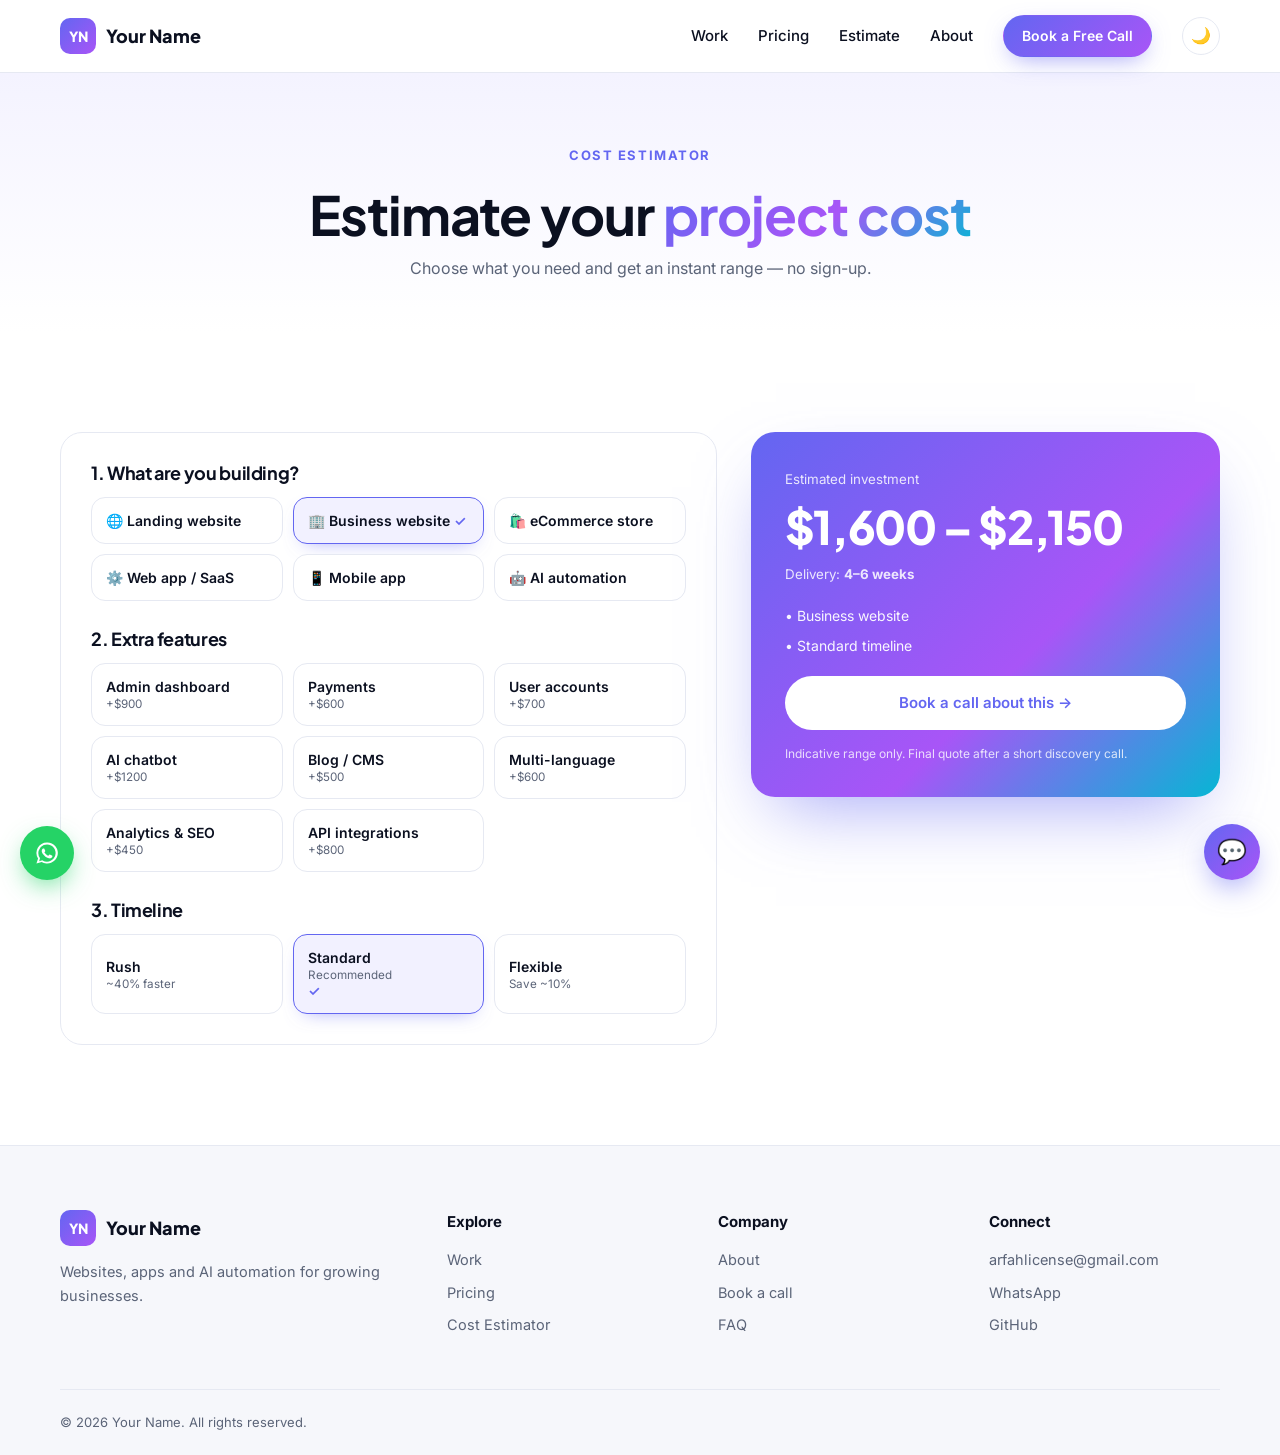
<file: calculator.html>
<!DOCTYPE html>
<html lang="en">
<head>
<meta charset="UTF-8">
<meta name="viewport" content="width=device-width, initial-scale=1">
<title>Project Cost Estimator — Your Name</title>
<meta name="description" content="Estimate your project cost in seconds">
<meta property="og:title" content="Project Cost Estimator — Your Name"><meta property="og:description" content="Estimate your project cost in seconds"><meta property="og:type" content="website">
<link rel="icon" href="data:image/svg+xml,%3Csvg xmlns='http://www.w3.org/2000/svg' viewBox='0 0 64 64'%3E%3Crect width='64' height='64' rx='16' fill='%236366f1'/%3E%3Ctext x='32' y='42' font-size='26' font-family='Arial' font-weight='800' text-anchor='middle' fill='white'%3EYN%3C/text%3E%3C/svg%3E">
<link rel="preconnect" href="https://fonts.googleapis.com"><link rel="preconnect" href="https://fonts.gstatic.com" crossorigin>
<link href="https://fonts.googleapis.com/css2?family=Inter:wght@400;500;600;700;800&family=Plus+Jakarta+Sans:wght@700;800&display=swap" rel="stylesheet">
<link rel="stylesheet" href="styles.css"><link rel="stylesheet" href="premium.css"><link rel="stylesheet" href="light.css"><link rel="stylesheet" href="pages.css">
</head>
<body class="sub" data-page="calc">
<div id="site-nav"></div>
<main>
<section class="pagehead"><div class="container"><span class="eyebrow">Cost Estimator</span><h1>Estimate your <span class="gradtext">project cost</span></h1><p>Choose what you need and get an instant range — no sign-up.</p></div></section><section class="section"><div class="container calc">
    <div class="cbox"><h3>1. What are you building?</h3><div class="opts" id="types"></div>
    <h3>2. Extra features</h3><div class="opts" id="feats"></div>
    <h3>3. Timeline</h3><div class="opts" id="times"></div></div>
    <aside class="result"><small>Estimated investment</small><div class="big" id="est">$0</div><small>Delivery: <b id="wks"></b></small>
    <ul id="sum"></ul><a class="btn btn--light" id="cbook" href="book.html">Book a call about this →</a>
    <p>Indicative range only. Final quote after a short discovery call.</p></aside></div></section>
</main>
<div id="site-footer"></div>
<script src="data.js"></script><script src="common.js"></script><script src="pages.js"></script>
</body>
</html>
</file>
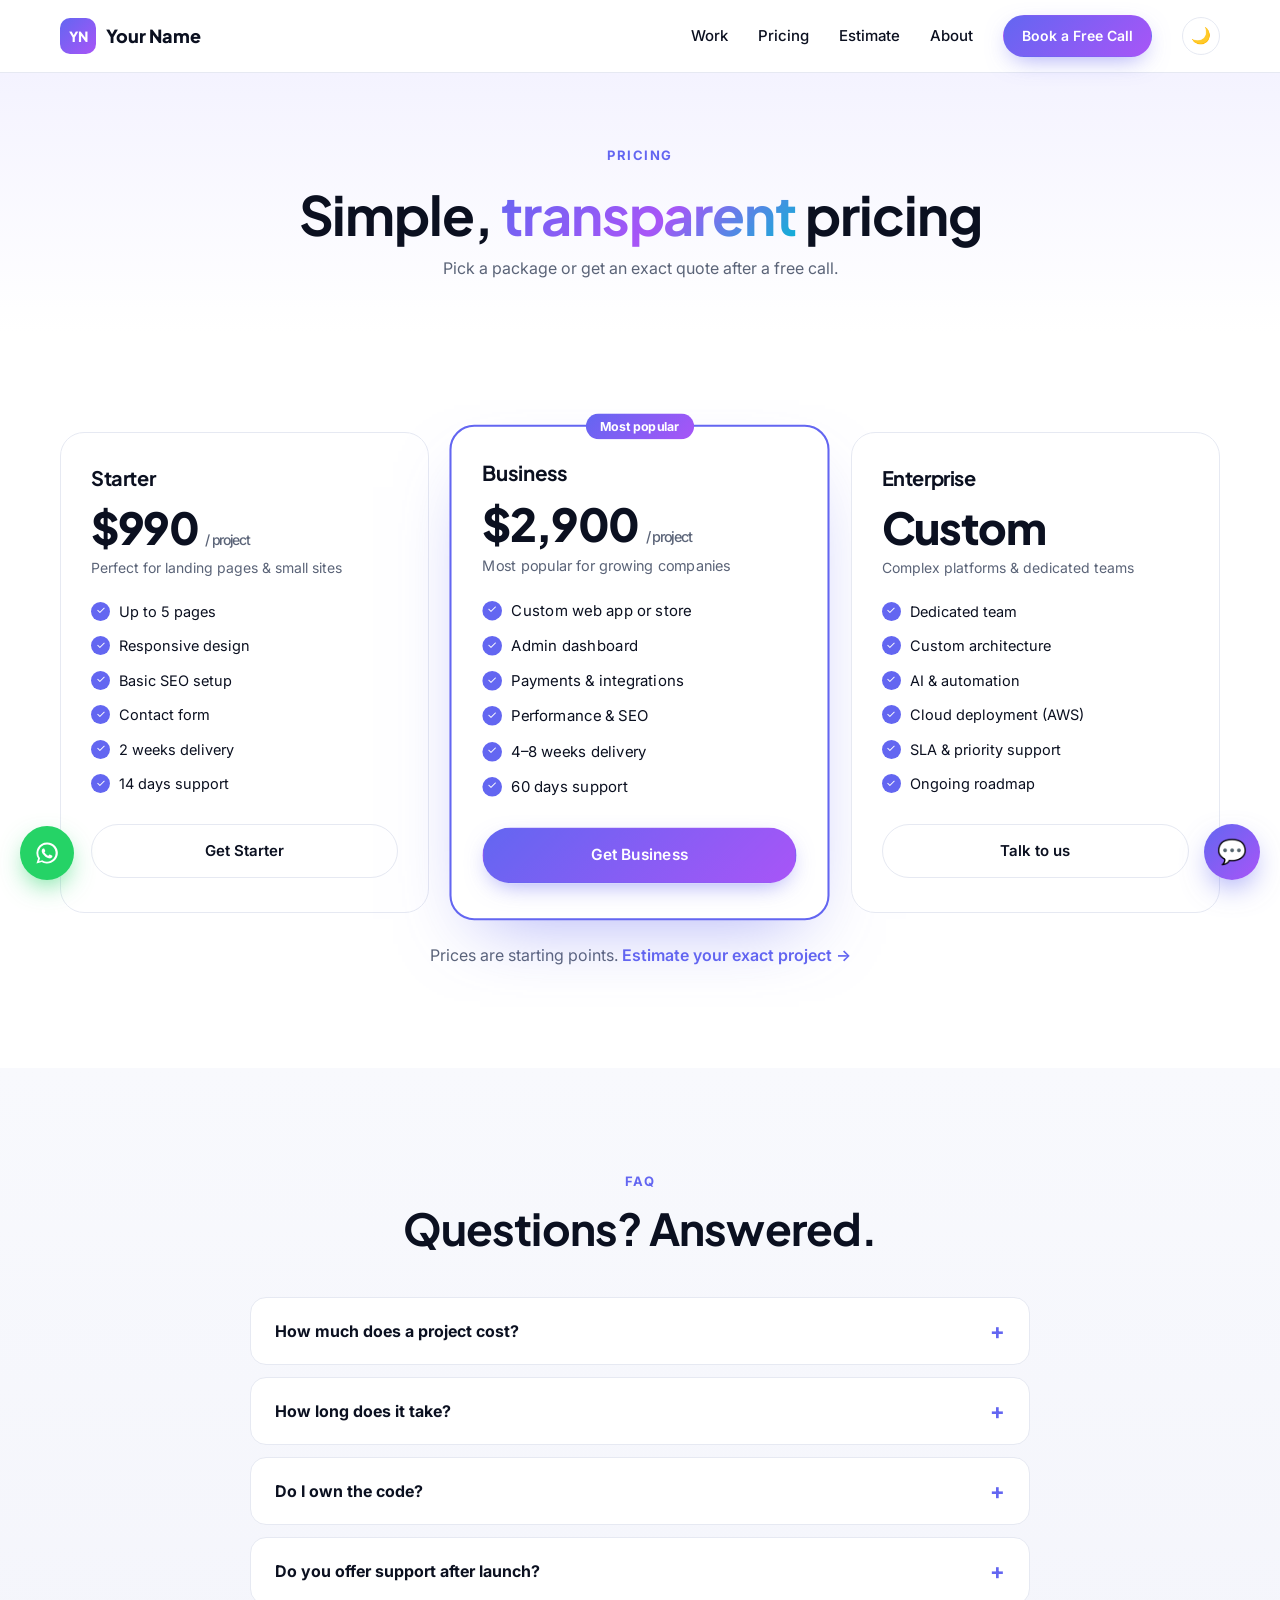
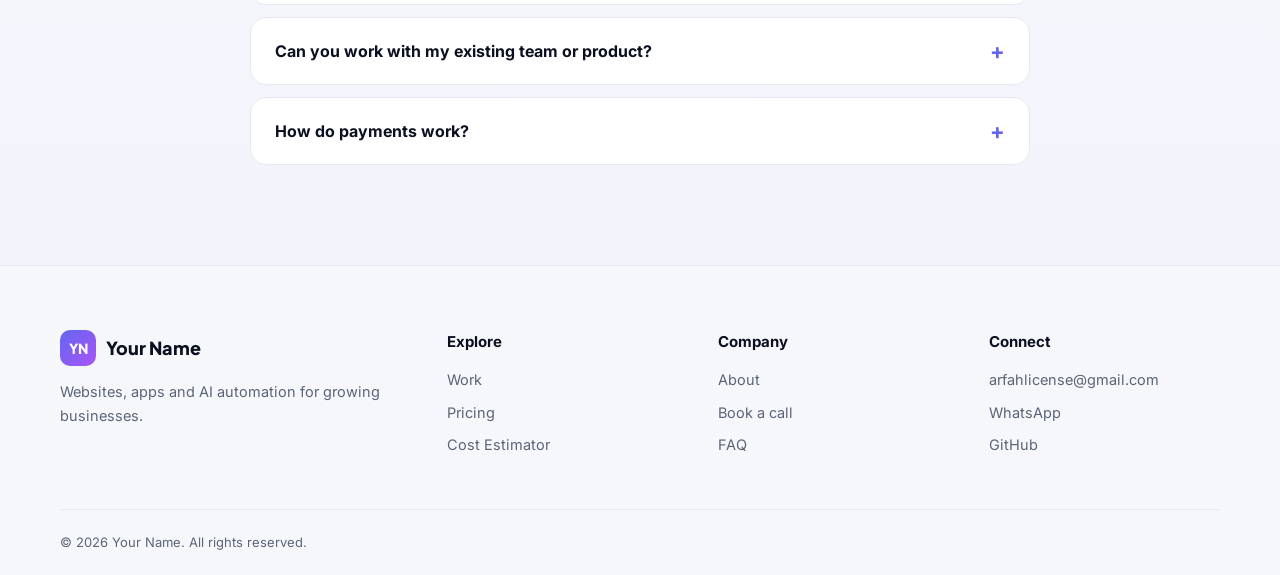
<file: pricing.html>
<!DOCTYPE html>
<html lang="en">
<head>
<meta charset="UTF-8">
<meta name="viewport" content="width=device-width, initial-scale=1">
<title>Pricing — Your Name</title>
<meta name="description" content="Simple, transparent pricing">
<meta property="og:title" content="Pricing — Your Name"><meta property="og:description" content="Simple, transparent pricing"><meta property="og:type" content="website">
<link rel="icon" href="data:image/svg+xml,%3Csvg xmlns='http://www.w3.org/2000/svg' viewBox='0 0 64 64'%3E%3Crect width='64' height='64' rx='16' fill='%236366f1'/%3E%3Ctext x='32' y='42' font-size='26' font-family='Arial' font-weight='800' text-anchor='middle' fill='white'%3EYN%3C/text%3E%3C/svg%3E">
<link rel="preconnect" href="https://fonts.googleapis.com"><link rel="preconnect" href="https://fonts.gstatic.com" crossorigin>
<link href="https://fonts.googleapis.com/css2?family=Inter:wght@400;500;600;700;800&family=Plus+Jakarta+Sans:wght@700;800&display=swap" rel="stylesheet">
<link rel="stylesheet" href="styles.css"><link rel="stylesheet" href="premium.css"><link rel="stylesheet" href="light.css"><link rel="stylesheet" href="pages.css">
</head>
<body class="sub" data-page="pricing">
<div id="site-nav"></div>
<main>
<section class="pagehead"><div class="container"><span class="eyebrow">Pricing</span><h1>Simple, <span class="gradtext">transparent</span> pricing</h1><p>Pick a package or get an exact quote after a free call.</p></div></section><section class="section"><div class="container"><div class="plans" id="plansGrid"></div><p style="text-align:center;color:var(--mut);margin-top:30px">Prices are starting points. <a href="calculator.html" style="color:var(--p);font-weight:600">Estimate your exact project →</a></p></div></section><section class="section section--alt" id="faq"><div class="container"><div class="head"><span class="eyebrow">FAQ</span><h2>Questions? Answered.</h2></div><div class="faq" id="faqList"></div></div></section>
</main>
<div id="site-footer"></div>
<script src="data.js"></script><script src="common.js"></script><script src="pages.js"></script>
</body>
</html>
</file>
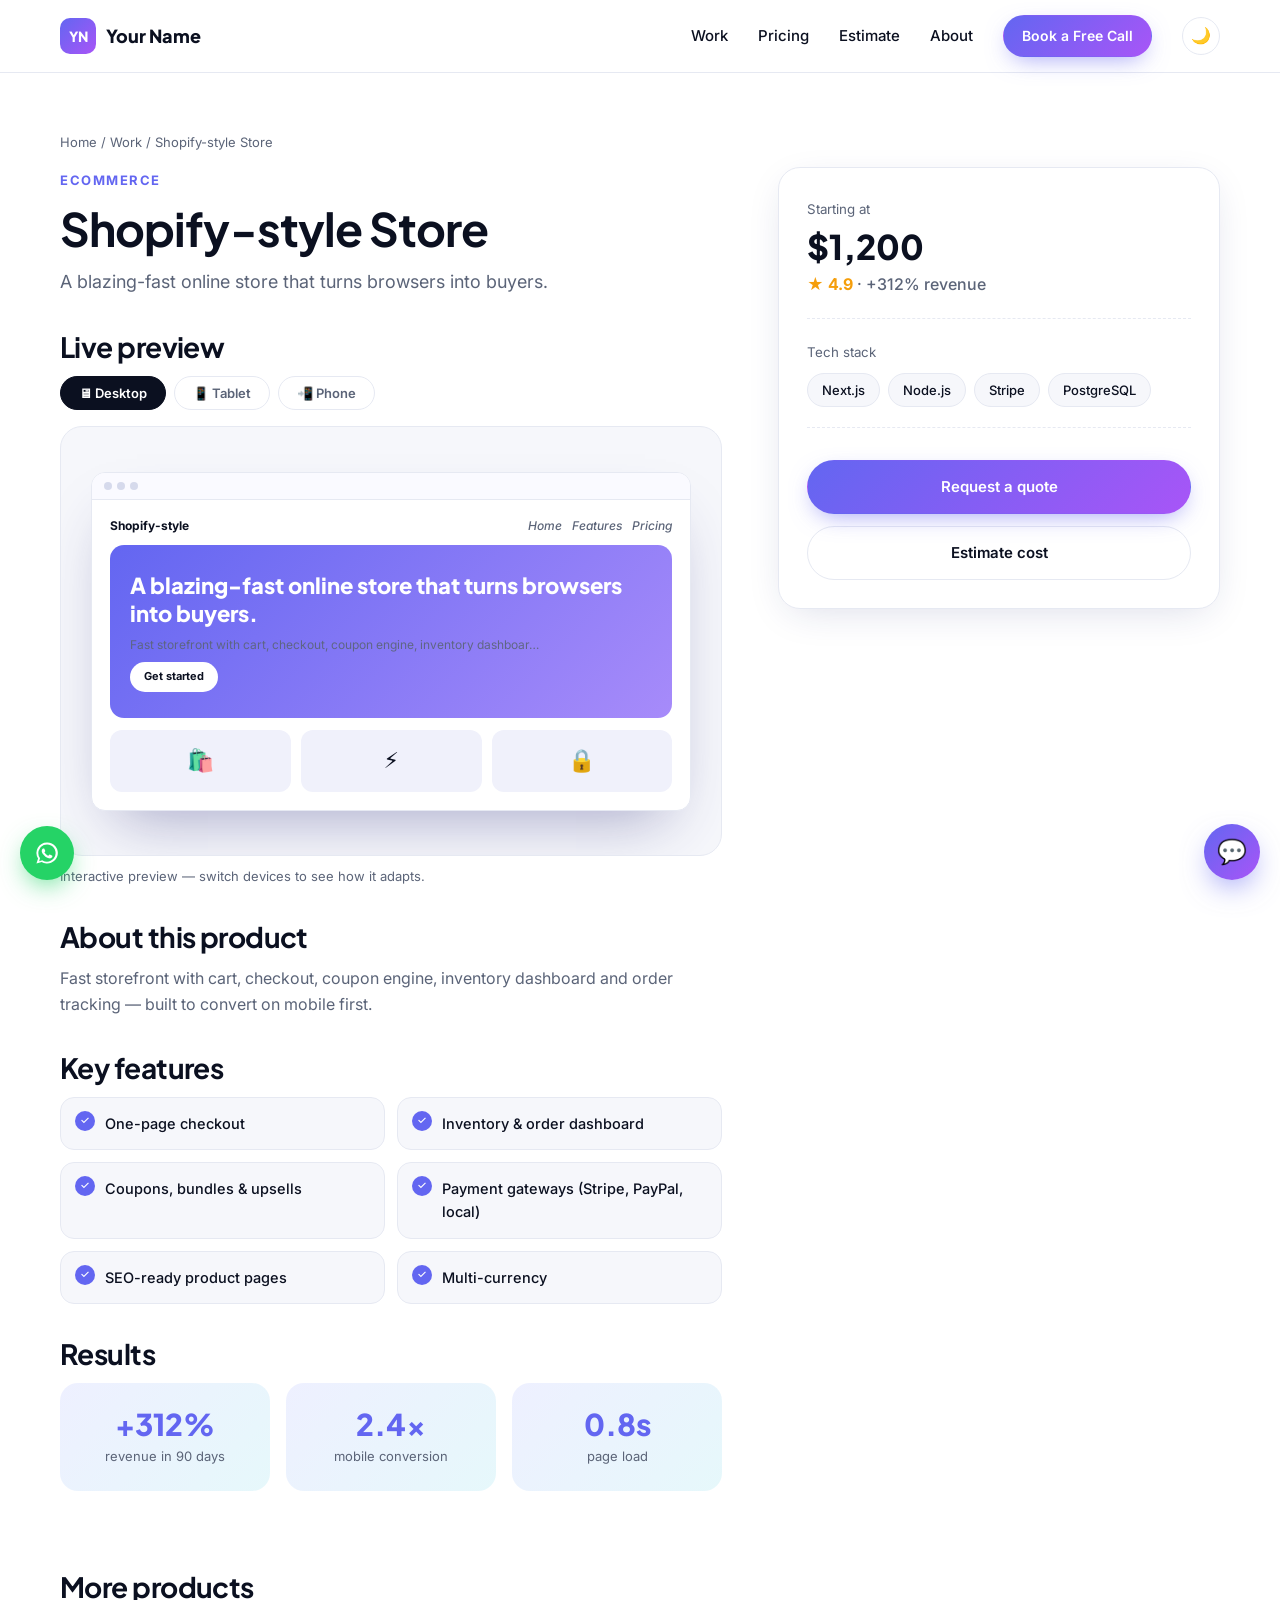
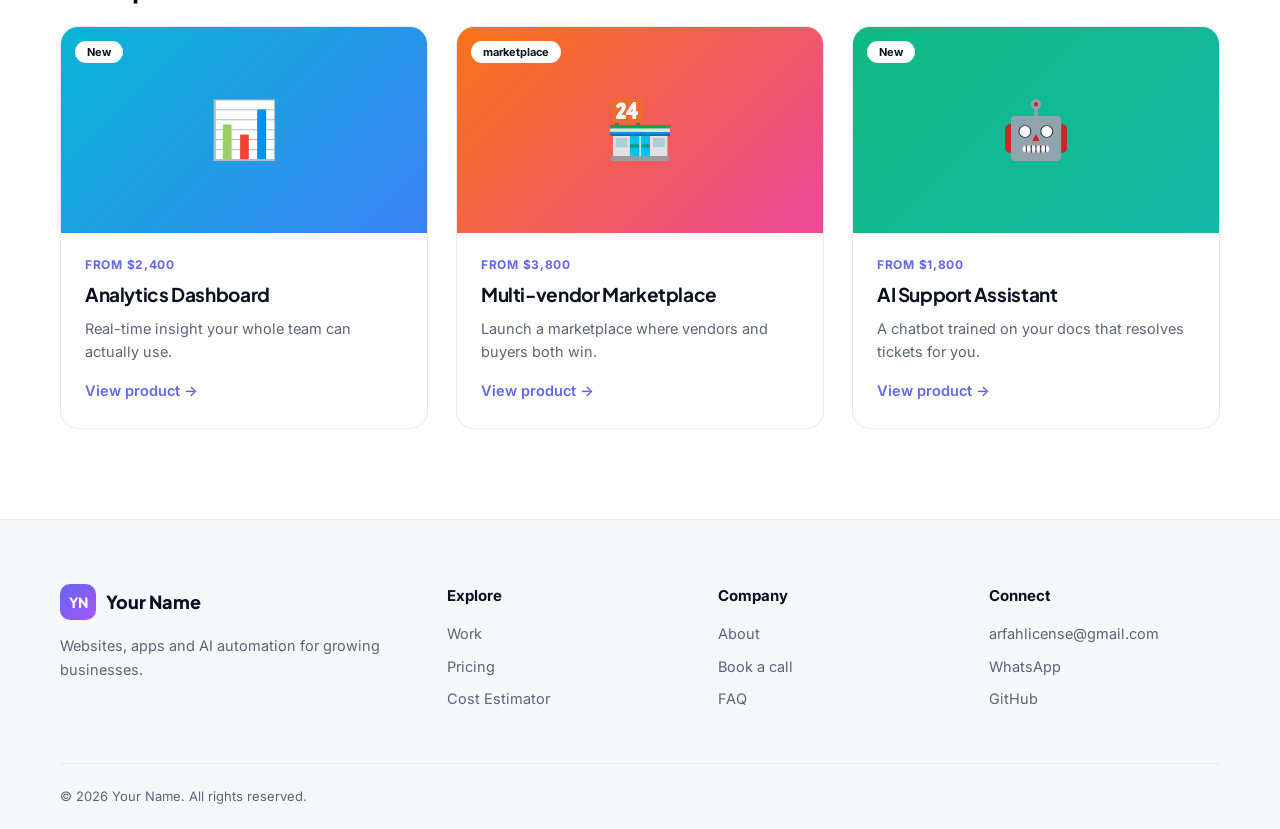
<file: product.html>
<!DOCTYPE html>
<html lang="en">
<head>
<meta charset="UTF-8">
<meta name="viewport" content="width=device-width, initial-scale=1">
<title>Product — Your Name</title>
<meta name="description" content="Product details">
<meta property="og:title" content="Product — Your Name"><meta property="og:description" content="Product details"><meta property="og:type" content="website">
<link rel="icon" href="data:image/svg+xml,%3Csvg xmlns='http://www.w3.org/2000/svg' viewBox='0 0 64 64'%3E%3Crect width='64' height='64' rx='16' fill='%236366f1'/%3E%3Ctext x='32' y='42' font-size='26' font-family='Arial' font-weight='800' text-anchor='middle' fill='white'%3EYN%3C/text%3E%3C/svg%3E">
<link rel="preconnect" href="https://fonts.googleapis.com"><link rel="preconnect" href="https://fonts.gstatic.com" crossorigin>
<link href="https://fonts.googleapis.com/css2?family=Inter:wght@400;500;600;700;800&family=Plus+Jakarta+Sans:wght@700;800&display=swap" rel="stylesheet">
<link rel="stylesheet" href="styles.css"><link rel="stylesheet" href="premium.css"><link rel="stylesheet" href="light.css"><link rel="stylesheet" href="pages.css">
</head>
<body class="sub" data-page="product">
<div id="site-nav"></div>
<main>
<div id="app"></div>
</main>
<div id="site-footer"></div>
<script src="data.js"></script><script src="common.js"></script><script src="pages.js"></script>
</body>
</html>
</file>
<file: styles.css>
:root{
  --bg:#fff;--alt:#f6f7fb;--ink:#0b1020;--mut:#5b6478;--line:#e6e9f2;
  --p:#5b5bf0;--p2:#8b5cf6;--p3:#06b6d4;--dark:#0b1020;
  --r:18px;--sh:0 10px 40px -12px rgba(30,40,110,.18);
}
*{box-sizing:border-box;margin:0;padding:0}
html{scroll-behavior:smooth;scroll-padding-top:80px}
body{font-family:Inter,system-ui,sans-serif;color:var(--ink);background:var(--bg);line-height:1.6;-webkit-font-smoothing:antialiased}
h1,h2,h3{font-family:'Plus Jakarta Sans',Inter,sans-serif;line-height:1.12;letter-spacing:-.02em}
a{color:inherit;text-decoration:none}
ul{list-style:none}
.container{width:min(1160px,92%);margin-inline:auto}
.skip{position:absolute;left:-999px;top:8px;background:var(--p);color:#fff;padding:8px 14px;border-radius:8px;z-index:100}
.skip:focus{left:8px}
:focus-visible{outline:3px solid var(--p3);outline-offset:3px}

/* buttons */
.btn{display:inline-flex;align-items:center;justify-content:center;gap:8px;padding:14px 26px;border-radius:999px;font-weight:600;font-size:15px;border:1.5px solid transparent;cursor:pointer;transition:.25s;font-family:inherit}
.btn--sm{padding:9px 18px;font-size:14px}
.btn--primary{background:linear-gradient(135deg,var(--p),var(--p2));color:#fff;box-shadow:0 8px 24px -8px rgba(91,91,240,.6)}
.btn--primary:hover{transform:translateY(-2px);box-shadow:0 14px 30px -8px rgba(91,91,240,.7)}
.btn--ghost{border-color:var(--line);background:#fff}
.btn--ghost:hover{border-color:var(--p);color:var(--p)}
.btn--light{background:#fff;color:var(--p)}
.btn--light:hover{transform:translateY(-2px)}

/* nav */
.nav{position:fixed;inset:0 0 auto;z-index:50;transition:.3s}
.nav.scrolled{background:rgba(255,255,255,.85);backdrop-filter:blur(14px);box-shadow:0 1px 0 var(--line)}
.nav__inner{display:flex;align-items:center;justify-content:space-between;height:72px}
.logo{display:flex;align-items:center;gap:10px;font-weight:800;font-size:18px;font-family:'Plus Jakarta Sans',sans-serif}
.logo__mark{width:36px;height:36px;border-radius:10px;display:grid;place-items:center;background:linear-gradient(135deg,var(--p),var(--p2));color:#fff;font-size:14px}
.logo--light{color:#fff}
.nav__links{display:flex;align-items:center;gap:30px;font-weight:500;font-size:15px}
.nav__links a:not(.btn):hover{color:var(--p)}
.burger{display:none;background:none;border:0;width:40px;height:40px;cursor:pointer;position:relative}
.burger span{position:absolute;left:9px;right:9px;height:2px;background:var(--ink);transition:.3s}
.burger span:first-child{top:15px}.burger span:last-child{top:23px}
.burger[aria-expanded=true] span:first-child{top:19px;transform:rotate(45deg)}
.burger[aria-expanded=true] span:last-child{top:19px;transform:rotate(-45deg)}

/* hero */
.hero{position:relative;padding:150px 0 90px;overflow:hidden;background:linear-gradient(180deg,#f3f2ff,#fff)}
.hero__glow{position:absolute;width:640px;height:640px;right:-160px;top:-160px;background:radial-gradient(circle,rgba(139,92,246,.35),transparent 65%);filter:blur(20px)}
.hero__inner{position:relative;display:grid;grid-template-columns:1.1fr .9fr;gap:60px;align-items:center}
.pill{display:inline-flex;align-items:center;gap:8px;background:#fff;border:1px solid var(--line);padding:7px 14px;border-radius:999px;font-size:13px;font-weight:500;color:var(--mut);box-shadow:var(--sh)}
.dot{width:8px;height:8px;border-radius:50%;background:#22c55e;box-shadow:0 0 0 4px rgba(34,197,94,.2);animation:pulse 2s infinite}
@keyframes pulse{50%{box-shadow:0 0 0 8px rgba(34,197,94,0)}}
.hero h1{font-size:clamp(40px,6vw,68px);margin:22px 0 18px}
.grad{background:linear-gradient(135deg,var(--p),var(--p2) 55%,var(--p3));-webkit-background-clip:text;background-clip:text;color:transparent}
.hero p{font-size:18px;color:var(--mut);max-width:520px}
.hero__cta{display:flex;flex-wrap:wrap;gap:14px;margin:30px 0}
.hero__trust{display:flex;flex-wrap:wrap;gap:28px;color:var(--mut);font-size:14px}
.hero__trust b{display:block;font-size:22px;color:var(--ink);font-family:'Plus Jakarta Sans',sans-serif}
.hero__visual{position:relative}
.mock{background:#fff;border-radius:20px;box-shadow:0 30px 80px -20px rgba(50,50,150,.35);border:1px solid var(--line);overflow:hidden;transform:perspective(1200px) rotateY(-8deg) rotateX(4deg);transition:.5s}
.hero__visual:hover .mock{transform:none}
.mock__bar{display:flex;gap:6px;padding:12px 16px;background:var(--alt)}
.mock__bar i{width:10px;height:10px;border-radius:50%;background:#d5d9e6}
.mock__body{padding:26px}
.mock__h{height:22px;width:70%;border-radius:8px;background:linear-gradient(90deg,var(--p),var(--p2))}
.mock__p{height:10px;border-radius:6px;background:var(--line);margin-top:14px}
.mock__p.s{width:60%}
.mock__grid{display:grid;grid-template-columns:repeat(3,1fr);gap:12px;margin-top:24px}
.mock__grid span{height:90px;border-radius:12px;background:linear-gradient(135deg,#e9e8ff,#d9f4fb)}
.float{position:absolute;background:#fff;border-radius:14px;padding:12px 18px;box-shadow:var(--sh);border:1px solid var(--line);animation:bob 5s ease-in-out infinite}
.float b{display:block;font-size:20px;font-family:'Plus Jakarta Sans',sans-serif;color:var(--p)}
.float small{color:var(--mut);font-size:12px}
.float--a{left:-26px;bottom:50px}
.float--b{right:-10px;top:-20px;animation-delay:-2s}
.float--c{right:-16px;bottom:30px}
@keyframes bob{50%{transform:translateY(-10px)}}

/* stats */
.stats{background:var(--dark);color:#fff;padding:54px 0}
.stats__grid{display:grid;grid-template-columns:repeat(4,1fr);gap:20px;text-align:center}
.stats b{display:block;font-size:clamp(32px,4vw,46px);font-family:'Plus Jakarta Sans',sans-serif;background:linear-gradient(135deg,#fff,#b8b8ff);-webkit-background-clip:text;background-clip:text;color:transparent}
.stats span{color:#9aa3bd;font-size:14px}

/* sections */
.section{padding:100px 0}
.section--alt{background:var(--alt)}
.head{text-align:center;max-width:640px;margin:0 auto 44px}
.head h2,.about h2,.cta h2{font-size:clamp(30px,4vw,44px)}
.head p{color:var(--mut);margin-top:12px}
.eyebrow{display:inline-block;font-size:13px;font-weight:700;letter-spacing:.12em;text-transform:uppercase;color:var(--p);margin-bottom:12px}
.eyebrow.center{display:block;text-align:center;color:var(--mut)}

/* tabs + grid */
.tabs{display:flex;flex-wrap:wrap;justify-content:center;gap:10px;margin-bottom:40px}
.tab{padding:10px 20px;border-radius:999px;border:1.5px solid var(--line);background:#fff;font:600 14px Inter,sans-serif;cursor:pointer;transition:.2s;color:var(--mut)}
.tab:hover{border-color:var(--p);color:var(--p)}
.tab.is-active{background:var(--ink);border-color:var(--ink);color:#fff}
.grid{display:grid;grid-template-columns:repeat(3,1fr);gap:28px}
.card{background:#fff;border:1px solid var(--line);border-radius:var(--r);overflow:hidden;transition:.35s;display:flex;flex-direction:column}
.card:hover{transform:translateY(-8px);box-shadow:var(--sh);border-color:transparent}
.card.hide{display:none}
.card.pop{animation:pop .45s both}
@keyframes pop{from{opacity:0;transform:translateY(16px) scale(.97)}}
.card__img{position:relative;aspect-ratio:16/10;padding:26px 26px 0;overflow:hidden;display:flex;align-items:flex-end}
.g1{background:linear-gradient(135deg,#6366f1,#a78bfa)}.g2{background:linear-gradient(135deg,#06b6d4,#3b82f6)}
.g3{background:linear-gradient(135deg,#f97316,#ec4899)}.g4{background:linear-gradient(135deg,#10b981,#14b8a6)}
.g5{background:linear-gradient(135deg,#f43f5e,#fb923c)}.g6{background:linear-gradient(135deg,#8b5cf6,#d946ef)}
.shot{width:100%;height:78%;background:#fff;border-radius:12px 12px 0 0;box-shadow:0 -10px 30px rgba(0,0,0,.15);transition:.4s;
  background-image:linear-gradient(var(--line) 0 0),linear-gradient(var(--line) 0 0),linear-gradient(#eef0fb 0 0);
  background-size:60% 10px,40% 10px,calc(100% - 28px) 50%;background-position:14px 16px,14px 36px,14px calc(100% - 0px);background-repeat:no-repeat}
.card:hover .shot{transform:translateY(-8px)}
.badge{position:absolute;top:14px;left:14px;background:#fff;color:var(--ink);font-size:12px;font-weight:700;padding:5px 12px;border-radius:999px;z-index:1}
.badge--new{background:var(--ink);color:#fff}
.card__body{padding:22px 24px 24px;display:flex;flex-direction:column;flex:1}
.card__body small{color:var(--p);font-weight:600;font-size:12px;text-transform:uppercase;letter-spacing:.08em}
.card__body h3{font-size:20px;margin:6px 0 8px}
.card__body p{color:var(--mut);font-size:14.5px}
.card__meta{display:flex;justify-content:space-between;margin:16px 0;padding-top:14px;border-top:1px dashed var(--line);font-size:13px;font-weight:600}
.card__meta span:first-child{color:#f59e0b}
.card__meta span:last-child{color:#16a34a}
.link{margin-top:auto;font-weight:600;color:var(--p);font-size:14.5px}
.link:hover{text-decoration:underline}

/* logos */
.logos{padding:50px 0;border-block:1px solid var(--line);overflow:hidden}
.marquee{margin-top:22px;mask-image:linear-gradient(90deg,transparent,#000 12%,#000 88%,transparent)}
.marquee__track{display:flex;gap:70px;width:max-content;animation:scroll 28s linear infinite}
.marquee:hover .marquee__track{animation-play-state:paused}
.marquee__track span{font:800 24px 'Plus Jakarta Sans',sans-serif;color:#b3b9cc;white-space:nowrap}
@keyframes scroll{to{transform:translateX(-50%)}}

/* services */
.services{display:grid;grid-template-columns:repeat(3,1fr);gap:24px}
.svc{background:#fff;border:1px solid var(--line);border-radius:var(--r);padding:30px;transition:.3s}
.svc:hover{border-color:var(--p);box-shadow:var(--sh);transform:translateY(-4px)}
.svc i{display:grid;place-items:center;width:52px;height:52px;border-radius:14px;background:linear-gradient(135deg,#eceaff,#e0f7fc);font-style:normal;font-size:24px;margin-bottom:18px}
.svc h3{font-size:19px;margin-bottom:8px}
.svc p{color:var(--mut);font-size:14.5px}
.svc span{display:inline-block;margin-top:16px;font-weight:600;color:var(--p);font-size:14px;transition:.2s}
.svc:hover span{transform:translateX(4px)}

/* about */
.about{display:grid;grid-template-columns:.8fr 1.2fr;gap:70px;align-items:center}
.about__img{position:relative}
.avatar{aspect-ratio:1;border-radius:28px;background:linear-gradient(135deg,var(--p),var(--p2) 60%,var(--p3));display:grid;place-items:center;font:800 90px 'Plus Jakarta Sans',sans-serif;color:rgba(255,255,255,.9);box-shadow:0 30px 70px -20px rgba(91,91,240,.5)}
.about__copy p{color:var(--mut);margin:14px 0 22px}
.checks{display:grid;gap:12px;margin-bottom:24px}
.checks li{padding-left:32px;position:relative;color:var(--mut)}
.checks li::before{content:"✓";position:absolute;left:0;top:1px;width:22px;height:22px;border-radius:50%;background:var(--p);color:#fff;font-size:12px;display:grid;place-items:center}
.checks b{color:var(--ink)}
.skills{display:flex;flex-wrap:wrap;gap:8px}
.skills span{padding:6px 14px;border-radius:999px;background:var(--alt);border:1px solid var(--line);font-size:13px;font-weight:500}

/* quotes */
.quotes{display:grid;grid-template-columns:repeat(3,1fr);gap:24px}
.quote{background:#fff;border:1px solid var(--line);border-radius:var(--r);padding:30px;display:flex;flex-direction:column;gap:16px}
.stars{color:#f59e0b;letter-spacing:3px}
blockquote{color:#2a3147;flex:1}
figcaption{display:flex;align-items:center;gap:12px}
figcaption i{width:42px;height:42px;border-radius:50%;background:linear-gradient(135deg,var(--p),var(--p2));color:#fff;display:grid;place-items:center;font:700 13px Inter;font-style:normal}
figcaption small{display:block;color:var(--mut);font-size:13px}

/* cta */
.cta{padding:90px 0;background:linear-gradient(135deg,#4338ca,var(--p2) 60%,#0891b2);color:#fff;text-align:center}
.cta p{opacity:.85;margin:12px auto 30px;max-width:520px}
.form{display:grid;gap:12px;max-width:520px;margin:auto;text-align:left}
.form input,.form textarea{width:100%;padding:15px 18px;border-radius:14px;border:1.5px solid rgba(255,255,255,.3);background:rgba(255,255,255,.14);color:#fff;font:inherit;resize:vertical}
.form ::placeholder{color:rgba(255,255,255,.7)}
.form input:focus,.form textarea:focus{outline:none;border-color:#fff;background:rgba(255,255,255,.22)}
.form .btn{justify-self:center;margin-top:6px}
.form__note{text-align:center;min-height:22px;font-size:14px}

/* footer */
.footer{background:var(--dark);color:#9aa3bd;padding-top:64px;font-size:14.5px}
.footer__grid{display:grid;grid-template-columns:1.5fr 1fr 1fr 1fr;gap:40px;padding-bottom:44px}
.footer h4{color:#fff;margin-bottom:14px;font-size:15px}
.footer a:not(.logo){display:block;margin-bottom:9px;transition:.2s}
.footer a:not(.logo):hover{color:#fff}
.footer .logo{margin-bottom:14px}
.footer__bar{border-top:1px solid rgba(255,255,255,.1);padding:22px 0;font-size:13px}

/* reveal */
.reveal{opacity:0;transform:translateY(28px);transition:opacity .7s,transform .7s}
.reveal.in{opacity:1;transform:none}

@media(max-width:980px){
  .hero__inner,.about{grid-template-columns:1fr}
  .hero__visual{max-width:520px}
  .grid,.services,.quotes{grid-template-columns:repeat(2,1fr)}
  .footer__grid{grid-template-columns:1fr 1fr}
}
@media(max-width:720px){
  .burger{display:block}
  .nav__links{position:absolute;top:72px;left:0;right:0;background:#fff;flex-direction:column;padding:24px;gap:18px;box-shadow:var(--sh);display:none}
  .nav__links.open{display:flex}
  .nav.open{background:#fff}
  .grid,.services,.quotes{grid-template-columns:1fr}
  .stats__grid{grid-template-columns:repeat(2,1fr);gap:32px}
  .section{padding:70px 0}
  .float--a{left:0}.float--b{right:0}.float--c{right:0}
}
@media(prefers-reduced-motion:reduce){
  *{animation:none!important;transition:none!important}
  .reveal{opacity:1;transform:none}
}
</file>
<file: premium.css>
/* ===== PREMIUM / 3D LAYER ===== */
.progress{position:fixed;top:0;left:0;height:3px;width:0;background:linear-gradient(90deg,var(--p),var(--p3));z-index:100}
.cursor{position:fixed;width:340px;height:340px;border-radius:50%;pointer-events:none;z-index:0;transform:translate(-50%,-50%);background:radial-gradient(circle,rgba(139,92,246,.16),transparent 65%);opacity:0;transition:opacity .4s}
@media(hover:none){.cursor{display:none}}

/* dark hero */
.hero{background:#05061a;color:#fff}
.hero p{color:#aab1d0}
.hero h1{color:#fff}
.hero .pill{background:rgba(255,255,255,.07);border-color:rgba(255,255,255,.14);color:#c9cdee;box-shadow:none}
.hero .btn--ghost{background:rgba(255,255,255,.06);border-color:rgba(255,255,255,.2);color:#fff}
.hero .btn--ghost:hover{border-color:#fff;color:#fff;background:rgba(255,255,255,.12)}
.hero__trust{color:#8f97bd}.hero__trust b{color:#fff}
.aurora{position:absolute;inset:0;overflow:hidden}
.aurora i{position:absolute;width:560px;height:560px;border-radius:50%;filter:blur(90px);opacity:.55;animation:drift 18s ease-in-out infinite alternate}
.aurora i:nth-child(1){background:#5b5bf0;left:-140px;top:-120px}
.aurora i:nth-child(2){background:#8b5cf6;right:-120px;top:60px;animation-delay:-6s}
.aurora i:nth-child(3){background:#06b6d4;left:40%;bottom:-300px;opacity:.35;animation-delay:-11s}
@keyframes drift{to{transform:translate(90px,70px) scale(1.2)}}
.grid-bg{position:absolute;inset:0;background-image:linear-gradient(rgba(255,255,255,.05) 1px,transparent 1px),linear-gradient(90deg,rgba(255,255,255,.05) 1px,transparent 1px);background-size:56px 56px;mask-image:radial-gradient(ellipse at 60% 40%,#000,transparent 70%)}
.hero__visual{height:520px}
#scene{width:100%;height:100%;display:block}
.hero .float{background:rgba(255,255,255,.08);border-color:rgba(255,255,255,.16);backdrop-filter:blur(14px)}
.hero .float b{color:#fff}.hero .float small{color:#aab1d0}
.nav:not(.scrolled):not(.open) .logo,.nav:not(.scrolled):not(.open) .nav__links>a:not(.btn){color:#fff}
.nav:not(.scrolled):not(.open) .burger span{background:#fff}
.hero h1 .grad{background-size:200% auto;animation:shine 6s linear infinite}
@keyframes shine{to{background-position:200% center}}
.hero__copy{position:relative;z-index:2}

/* word reveal */
.w{display:inline-block;overflow:hidden;vertical-align:bottom;padding-bottom:.08em}
.w>span{display:inline-block;transform:translateY(110%);animation:up .9s cubic-bezier(.2,.8,.2,1) forwards}
@keyframes up{to{transform:none}}

/* 3D tilt + glare */
.tilt{transform-style:preserve-3d;will-change:transform}
.glare{position:absolute;inset:0;pointer-events:none;background:radial-gradient(circle at var(--gx,50%) var(--gy,50%),rgba(255,255,255,.3),transparent 55%);opacity:0;transition:opacity .3s;border-radius:inherit}
.card,.svc,.quote,.player{position:relative}
.tilting .glare{opacity:1}
.card:hover{transform:none}

/* showreel player */
.reel{background:#05061a;color:#fff;position:relative;overflow:hidden}
.reel .head p{color:#9aa3c7}.reel .eyebrow{color:#a5a5ff}
.player{max-width:920px;margin:auto;border-radius:20px;background:#0d1030;border:1px solid rgba(255,255,255,.12);box-shadow:0 50px 120px -30px rgba(91,91,240,.55)}
.player__bar{display:flex;align-items:center;gap:7px;padding:14px 18px;border-bottom:1px solid rgba(255,255,255,.08)}
.player__bar i{width:11px;height:11px;border-radius:50%;background:#ff5f57}.player__bar i:nth-child(2){background:#febc2e}.player__bar i:nth-child(3){background:#28c840}
.player__bar span{margin-left:14px;font-size:12px;color:#7d86ad;background:rgba(255,255,255,.06);padding:4px 14px;border-radius:8px}
.rec{margin-left:auto;font-size:11px;color:#ff6b6b;animation:blink 1.4s infinite}
@keyframes blink{50%{opacity:.3}}
.player__screen{display:grid;grid-template-columns:70px 1fr;min-height:380px;position:relative;overflow:hidden;border-radius:0 0 20px 20px}
.player aside{padding:20px 0;display:grid;gap:14px;align-content:start;justify-items:center;border-right:1px solid rgba(255,255,255,.07)}
.player aside u{width:30px;height:30px;border-radius:9px;background:rgba(255,255,255,.08)}
.player aside u:first-child{background:linear-gradient(135deg,var(--p),var(--p2))}
.player__main{padding:24px;display:grid;gap:20px}
.kpis{display:grid;grid-template-columns:repeat(3,1fr);gap:14px}
.kpis div{background:rgba(255,255,255,.05);border:1px solid rgba(255,255,255,.08);border-radius:14px;padding:14px 16px}
.kpis small{color:#7d86ad;font-size:12px}.kpis b{display:block;font:800 26px 'Plus Jakarta Sans',sans-serif;color:#fff}
.chart{display:flex;align-items:flex-end;gap:12px;height:150px;padding:0 4px}
.chart span{flex:1;height:var(--h);border-radius:8px 8px 0 0;background:linear-gradient(180deg,var(--p3),var(--p));transform-origin:bottom;animation:grow 4s ease-in-out infinite}
.chart span:nth-child(2n){animation-delay:.2s}.chart span:nth-child(3n){animation-delay:.45s}
@keyframes grow{0%{transform:scaleY(.05)}25%,85%{transform:scaleY(1)}100%{transform:scaleY(.05)}}
.rows p{height:12px;border-radius:8px;background:rgba(255,255,255,.07);margin-bottom:10px;position:relative;overflow:hidden}
.rows p::after{content:"";position:absolute;inset:0;background:linear-gradient(90deg,transparent,rgba(255,255,255,.14),transparent);animation:sweep 2s infinite}
.rows p:nth-child(2){width:80%}.rows p:nth-child(3){width:55%}
@keyframes sweep{from{transform:translateX(-100%)}to{transform:translateX(100%)}}
.fakecursor{position:absolute;width:0;height:0;border-left:8px solid transparent;border-right:8px solid transparent;border-bottom:16px solid #fff;transform:rotate(-30deg);filter:drop-shadow(0 4px 8px rgba(0,0,0,.5));animation:roam 9s ease-in-out infinite;left:15%;top:70%}
@keyframes roam{0%{left:15%;top:70%}25%{left:35%;top:20%}50%{left:70%;top:40%}75%{left:55%;top:75%}100%{left:15%;top:70%}}

.card__img .shot{animation:floaty 6s ease-in-out infinite}
@keyframes floaty{50%{transform:translateY(-6px)}}
.card:hover .shot{animation-play-state:paused;transform:translateY(-10px)}
.btn--primary{position:relative;overflow:hidden}
.btn--primary::after{content:"";position:absolute;top:0;left:-70%;width:50%;height:100%;background:linear-gradient(90deg,transparent,rgba(255,255,255,.4),transparent);transform:skewX(-20deg);transition:.7s}
.btn--primary:hover::after{left:130%}
@media(max-width:980px){.hero__visual{height:380px}.player__screen{min-height:300px}}
</file>
<file: light.css>
/* ===== LIGHT / CLEAN THEME OVERRIDES ===== */
:root{--p:#6366f1;--p2:#a855f7;--p3:#06b6d4}

/* hero */
.hero{background:linear-gradient(180deg,#fbfaff 0%,#f4f3ff 60%,#fff 100%);color:var(--ink)}
.hero h1{color:var(--ink)}
.hero p{color:var(--mut)}
.hero .pill{background:#fff;border-color:var(--line);color:var(--mut);box-shadow:var(--sh)}
.hero .btn--ghost{background:#fff;border-color:var(--line);color:var(--ink)}
.hero .btn--ghost:hover{border-color:var(--p);color:var(--p);background:#fff}
.hero__trust{color:var(--mut)}.hero__trust b{color:var(--ink)}
.aurora i{opacity:.4;filter:blur(100px)}
.aurora i:nth-child(1){background:#c7d2fe}
.aurora i:nth-child(2){background:#f5d0fe}
.aurora i:nth-child(3){background:#a5f3fc;opacity:.5}
.grid-bg{background-image:linear-gradient(rgba(99,102,241,.07) 1px,transparent 1px),linear-gradient(90deg,rgba(99,102,241,.07) 1px,transparent 1px)}
.hero .float{background:rgba(255,255,255,.85);border-color:var(--line);box-shadow:var(--sh)}
.hero .float b{color:var(--p)}.hero .float small{color:var(--mut)}
.nav:not(.scrolled):not(.open) .logo,.nav:not(.scrolled):not(.open) .nav__links>a:not(.btn){color:var(--ink)}
.nav:not(.scrolled):not(.open) .nav__links>a:not(.btn):hover{color:var(--p)}
.nav:not(.scrolled):not(.open) .burger span{background:var(--ink)}
.cursor{background:radial-gradient(circle,rgba(168,85,247,.12),transparent 65%)}

/* stats */
.stats{background:#fff;color:var(--ink);border-bottom:1px solid var(--line);padding:46px 0}
.stats b{background:linear-gradient(135deg,var(--p),var(--p2),var(--p3));-webkit-background-clip:text;background-clip:text;color:transparent}
.stats span{color:var(--mut)}

/* showreel */
.reel{background:linear-gradient(180deg,#fff,#f6f5ff)}
.reel .head p{color:var(--mut)}.reel .eyebrow{color:var(--p)}
.player{background:#fff;border-color:var(--line);box-shadow:0 40px 100px -30px rgba(99,102,241,.35)}
.player__bar{border-bottom-color:var(--line);background:#fafaff;border-radius:20px 20px 0 0}
.player__bar span{background:#fff;border:1px solid var(--line);color:var(--mut)}
.rec{color:#ef4444}
.player aside{border-right-color:var(--line);background:#fafaff}
.player aside u{background:#e8eafc}
.kpis div{background:#fff;border-color:var(--line);box-shadow:0 6px 20px -10px rgba(99,102,241,.25)}
.kpis small{color:var(--mut)}.kpis b{color:var(--ink)}
.player__main{background:#fff}
.chart span{background:linear-gradient(180deg,var(--p3),var(--p),var(--p2))}
.rows p{background:#eef0fb}
.rows p::after{background:linear-gradient(90deg,transparent,rgba(255,255,255,.9),transparent)}
.fakecursor{border-bottom-color:var(--ink);filter:drop-shadow(0 4px 6px rgba(0,0,0,.25))}

/* cta */
.cta{background:linear-gradient(135deg,#818cf8,#c084fc 55%,#22d3ee)}
.btn--light{color:var(--p)}

/* footer */
.footer{background:#f6f7fb;color:var(--mut);border-top:1px solid var(--line)}
.footer h4{color:var(--ink)}
.footer a:not(.logo):hover{color:var(--p)}
.logo--light{color:var(--ink)}
.footer__bar{border-top-color:var(--line)}

/* extra richness */
.hero__visual{height:560px}
.hero__visual::before{content:"";position:absolute;left:50%;bottom:10px;width:60%;height:34px;transform:translateX(-50%);background:radial-gradient(ellipse,rgba(99,102,241,.28),transparent 70%);filter:blur(8px);animation:shadow 6s ease-in-out infinite}
@keyframes shadow{50%{transform:translateX(-50%) scale(.8);opacity:.6}}
.section--alt{background:linear-gradient(180deg,#f8f9fd,#f3f4fb)}
.card__img{background-size:160% 160%;animation:grad 10s ease infinite}
@keyframes grad{50%{background-position:100% 100%}}
</file>
<file: software.css>
/* ===== Fix invisible text ===== */
.hero h1 .grad{-webkit-text-fill-color:initial;background:none;color:inherit;animation:none}
.hero h1 .grad .w>span,.hero h1 .grad:not(:has(.w)){background:linear-gradient(135deg,#6366f1,#a855f7 55%,#06b6d4);-webkit-background-clip:text;background-clip:text;color:transparent;-webkit-text-fill-color:transparent}
.reel{color:var(--ink)}
.reel h2{color:var(--ink)}

/* ===== Software hero visual ===== */
.hero__visual{height:560px;perspective:1400px}
.hero__visual::before{display:none}
.dev{position:relative;width:100%;height:100%;transform-style:preserve-3d}
.dev .layer{position:absolute;transition:transform .15s ease-out;will-change:transform}
.win{background:#fff;border:1px solid var(--line);border-radius:16px;box-shadow:0 30px 70px -25px rgba(79,70,229,.35),0 2px 0 #fff inset;overflow:hidden}
.win__bar{display:flex;align-items:center;gap:6px;padding:11px 14px;background:#fafaff;border-bottom:1px solid var(--line)}
.win__bar i{width:10px;height:10px;border-radius:50%;background:#ff5f57}
.win__bar i:nth-child(2){background:#febc2e}.win__bar i:nth-child(3){background:#28c840}
.win__bar span{margin-left:10px;font:500 12px 'Inter',monospace;color:var(--mut)}

/* editor */
.editor{left:0;top:30px;width:78%;animation:bob2 7s ease-in-out infinite}
.code{padding:16px 18px;font:500 13px/1.75 ui-monospace,'JetBrains Mono',Consolas,monospace;color:#334;min-height:222px;white-space:pre;overflow:hidden}
.code .k{color:#a855f7}.code .f{color:#2563eb}.code .s{color:#059669}.code .c{color:#9aa3b8}.code .n{color:#d97706}
.caret{display:inline-block;width:2px;height:15px;background:var(--p);vertical-align:-2px;animation:blink2 1s steps(1) infinite}
@keyframes blink2{50%{opacity:0}}

/* browser preview */
.preview{right:0;top:150px;width:62%;animation:bob2 8s ease-in-out infinite -2s}
.site{padding:16px;display:grid;gap:12px}
.site__hero{height:84px;border-radius:12px;background:linear-gradient(135deg,#6366f1,#a855f7 60%,#06b6d4);position:relative;overflow:hidden}
.site__hero::after{content:"";position:absolute;inset:0;background:linear-gradient(110deg,transparent 30%,rgba(255,255,255,.35) 50%,transparent 70%);animation:sweep 3.2s infinite}
.site__row{display:grid;grid-template-columns:repeat(3,1fr);gap:10px}
.site__row b{height:52px;border-radius:10px;background:#eef0ff;animation:pulse2 3s ease-in-out infinite}
.site__row b:nth-child(2){animation-delay:.4s;background:#e6f8fb}.site__row b:nth-child(3){animation-delay:.8s;background:#fbeafd}
@keyframes pulse2{50%{transform:translateY(-4px);box-shadow:0 10px 18px -10px rgba(99,102,241,.5)}}
.site__line{height:8px;border-radius:6px;background:#eceef8}.site__line.s{width:60%}

/* terminal */
.term{left:6%;bottom:6px;width:56%;background:#fff;animation:bob2 6s ease-in-out infinite -4s}
.term .body{padding:12px 16px;font:500 12px/1.8 ui-monospace,Consolas,monospace;color:#475069;min-height:110px}
.term .ok{color:#059669}.term .dim{color:#9aa3b8}.term .pr{color:var(--p)}
.term .ln{opacity:0;transform:translateY(4px);transition:.35s}
.term .ln.on{opacity:1;transform:none}

/* chips */
.chip{display:flex;align-items:center;gap:8px;background:#fff;border:1px solid var(--line);border-radius:12px;padding:9px 14px;font-weight:600;font-size:13px;box-shadow:var(--sh);animation:bob2 5s ease-in-out infinite}
.chip i{width:9px;height:9px;border-radius:50%;background:#22c55e;box-shadow:0 0 0 4px rgba(34,197,94,.18)}
.chip--a{right:6%;top:0;animation-delay:-1s}.chip--b{right:2%;bottom:70px;animation-delay:-3s}
.chip--b i{background:var(--p);box-shadow:0 0 0 4px rgba(99,102,241,.18)}
.stackpills{position:absolute;left:46%;top:-6px;display:flex;gap:6px}
.stackpills span{font:700 11px Inter;padding:5px 10px;border-radius:999px;background:#fff;border:1px solid var(--line);color:var(--p);box-shadow:var(--sh)}
@keyframes bob2{50%{transform:translateY(-10px)}}
@media(max-width:980px){.hero__visual{height:470px}.editor{width:90%}.preview{width:70%;top:170px}.term{width:64%}.code{font-size:11.5px}}
@media(max-width:560px){.chip--b,.stackpills{display:none}}
</file>
<file: products.css>
/* ===== Hero product showcase ===== */
.hero__visual{height:580px}
.pv{position:relative;width:100%;height:100%;transform-style:preserve-3d;transition:transform .2s ease-out}
.pv .layer{position:absolute;transition:translate .2s ease-out;will-change:translate}
.pv .float-y{animation:bob2 7s ease-in-out infinite}
.pv .layer>div{position:relative;left:auto;top:auto;right:auto;bottom:auto;width:100%}
.pbadge{position:absolute;top:12px;left:12px;font:700 11px Inter;padding:4px 10px;border-radius:999px;background:#fff;color:var(--ink);box-shadow:0 4px 12px rgba(0,0,0,.1);z-index:2}
.pbadge.new{background:var(--ink);color:#fff}
.pshadow{box-shadow:0 40px 80px -30px rgba(79,70,229,.4),0 10px 24px -12px rgba(79,70,229,.25)}

/* main dashboard */
.p-dash{left:2%;top:70px;width:80%;background:#fff;border:1px solid var(--line);border-radius:20px;overflow:hidden;animation:bob2 8s ease-in-out infinite}
.p-dash .top{display:flex;align-items:center;gap:8px;padding:14px 18px;border-bottom:1px solid var(--line);background:#fafaff}
.p-dash .top b{font:800 14px 'Plus Jakarta Sans',sans-serif}
.p-dash .top em{margin-left:auto;font:600 11px Inter;font-style:normal;color:#16a34a;background:#dcfce7;padding:3px 10px;border-radius:999px}
.p-dash .body{display:grid;grid-template-columns:56px 1fr;min-height:250px}
.p-dash aside{border-right:1px solid var(--line);padding:16px 0;display:grid;gap:12px;align-content:start;justify-items:center;background:#fcfcff}
.p-dash aside u{width:26px;height:26px;border-radius:8px;background:#e8eafc}
.p-dash aside u:first-child{background:linear-gradient(135deg,var(--p),var(--p2))}
.p-dash .main{padding:18px;display:grid;gap:14px}
.kp{display:grid;grid-template-columns:repeat(3,1fr);gap:10px}
.kp div{border:1px solid var(--line);border-radius:12px;padding:10px 12px;background:#fff}
.kp small{font-size:10.5px;color:var(--mut)}.kp b{display:block;font:800 18px 'Plus Jakarta Sans',sans-serif}
.kp .up{font-size:10.5px;color:#16a34a;font-weight:700}
.bars{display:flex;align-items:flex-end;gap:9px;height:110px}
.bars span{flex:1;height:var(--h);border-radius:7px 7px 0 0;background:linear-gradient(180deg,var(--p3),var(--p),var(--p2));transform-origin:bottom;animation:rise 5s ease-in-out infinite}
.bars span:nth-child(2n){animation-delay:.25s}.bars span:nth-child(3n){animation-delay:.5s}
@keyframes rise{0%{transform:scaleY(.08)}20%,85%{transform:scaleY(1)}100%{transform:scaleY(.08)}}

/* ecommerce card */
.p-shop{left:-4%;bottom:40px;width:44%;background:#fff;border:1px solid var(--line);border-radius:18px;padding:12px;animation:bob2 6.5s ease-in-out infinite -2s}
.p-shop .img{height:112px;border-radius:12px;background:linear-gradient(135deg,#fda4af,#fdba74);position:relative;display:grid;place-items:center;font-size:44px;overflow:hidden}
.p-shop .img::after{content:"";position:absolute;inset:0;background:linear-gradient(110deg,transparent 35%,rgba(255,255,255,.5) 50%,transparent 65%);animation:sweep 3.6s infinite}
.p-shop h5{font:700 13px Inter;margin:10px 0 2px}
.p-shop .row{display:flex;justify-content:space-between;align-items:center;font-size:12px;color:var(--mut)}
.p-shop .row b{color:var(--ink);font-size:14px}
.p-shop .add{margin-top:8px;text-align:center;font:700 12px Inter;color:#fff;padding:8px;border-radius:10px;background:linear-gradient(135deg,var(--p),var(--p2))}

/* phone */
.p-phone{right:0;top:0;width:34%;background:#fff;border:6px solid #1c2038;border-radius:30px;overflow:hidden;animation:bob2 7.5s ease-in-out infinite -4s}
.p-phone .scr{padding:12px 10px 14px;background:linear-gradient(180deg,#f3f2ff,#fff);min-height:290px;display:grid;gap:9px;align-content:start}
.p-phone .notch{width:46px;height:5px;border-radius:4px;background:#1c2038;margin:0 auto 4px}
.p-phone .hd{font:800 12px 'Plus Jakarta Sans',sans-serif}
.p-phone .tile{display:flex;gap:8px;align-items:center;background:#fff;border:1px solid var(--line);border-radius:12px;padding:8px}
.p-phone .tile i{width:30px;height:30px;border-radius:9px;background:linear-gradient(135deg,var(--p3),var(--p));flex:none}
.p-phone .tile:nth-child(4) i{background:linear-gradient(135deg,#f472b6,#fb923c)}
.p-phone .tile:nth-child(5) i{background:linear-gradient(135deg,#34d399,#06b6d4)}
.p-phone .tile u{display:block;height:6px;border-radius:4px;background:#e5e8f7;margin-bottom:5px;width:90%}
.p-phone .tile u+u{width:55%}
.p-phone .tile.on{border-color:var(--p);box-shadow:0 8px 18px -10px rgba(99,102,241,.6);animation:tilepop 4s ease-in-out infinite}
@keyframes tilepop{50%{transform:scale(1.04)}}

/* marketplace stat */
.p-mk{right:6%;bottom:0;width:46%;background:#fff;border:1px solid var(--line);border-radius:18px;padding:14px 16px;animation:bob2 6s ease-in-out infinite -1s}
.p-mk .stars{color:#f59e0b;font-size:13px;letter-spacing:2px}
.p-mk h5{font:800 15px 'Plus Jakarta Sans',sans-serif;margin:4px 0}
.p-mk .avs{display:flex;margin-top:8px;align-items:center;font-size:11.5px;color:var(--mut)}
.p-mk .avs i{width:26px;height:26px;border-radius:50%;border:2px solid #fff;margin-left:-8px;background:linear-gradient(135deg,var(--p),var(--p2))}
.p-mk .avs i:first-child{margin-left:0}.p-mk .avs i:nth-child(2){background:linear-gradient(135deg,#06b6d4,#3b82f6)}.p-mk .avs i:nth-child(3){background:linear-gradient(135deg,#f472b6,#fb923c)}
.p-mk .avs span{margin-left:8px}

/* chips */
.pv .chip--a{left:34%;top:0}
.pv .chip--c{left:2%;top:18px;animation-delay:-2s}
@media(max-width:980px){.hero__visual{height:500px}.p-dash{width:88%}.p-shop{width:50%}.p-phone{width:38%}.p-mk{width:52%}}
@media(max-width:560px){.hero__visual{height:460px}.pv .chip--c{display:none}.p-dash .body{grid-template-columns:40px 1fr}.kp b{font-size:15px}}
</file>
<file: pages.css>
/* ===== Pages, widgets, new sections, dark theme ===== */
body{animation:pagein .6s ease both}
@keyframes pagein{from{opacity:0}}

.sub main{padding-top:72px}
.pagehead{padding:70px 0 50px;text-align:center;background:linear-gradient(180deg,#f4f3ff,#fff)}
.pagehead h1{font-size:clamp(34px,5vw,54px);margin:6px 0 12px}
.pagehead p{color:var(--mut);max-width:620px;margin:auto}
.crumbs{font-size:13px;color:var(--mut);margin-bottom:14px}
.crumbs a:hover{color:var(--p)}
.gradtext{background:linear-gradient(135deg,var(--p),var(--p2) 55%,var(--p3));-webkit-background-clip:text;background-clip:text;color:transparent}

/* theme button / wa / chat / loader */
.themebtn{border:1px solid var(--line);background:#fff;width:38px;height:38px;border-radius:50%;cursor:pointer;font-size:16px;transition:.2s}
.themebtn:hover{transform:rotate(20deg) scale(1.08)}
.wa{position:fixed;left:20px;bottom:20px;width:54px;height:54px;border-radius:50%;background:#25d366;display:grid;place-items:center;z-index:70;box-shadow:0 10px 26px -6px rgba(37,211,102,.7);transition:.25s}
.wa:hover{transform:scale(1.1)}
.chat{position:fixed;right:20px;bottom:20px;z-index:70}
.chat__fab{width:56px;height:56px;border-radius:50%;border:0;background:linear-gradient(135deg,var(--p),var(--p2));color:#fff;font-size:24px;cursor:pointer;box-shadow:0 12px 30px -8px rgba(99,102,241,.7);transition:.25s}
.chat__fab:hover{transform:scale(1.08)}
.chat__box{position:absolute;right:0;bottom:70px;width:340px;max-width:calc(100vw - 40px);background:#fff;border:1px solid var(--line);border-radius:20px;box-shadow:0 30px 70px -20px rgba(40,40,120,.4);overflow:hidden;display:flex;flex-direction:column;animation:pop .3s}
.chat__box[hidden]{display:none}
.chat__head{padding:14px 16px;background:linear-gradient(135deg,var(--p),var(--p2));color:#fff;position:relative}
.chat__head b{display:block}.chat__head small{opacity:.85;font-size:11.5px}
.chat__head button{position:absolute;right:12px;top:12px;background:none;border:0;color:#fff;cursor:pointer;font-size:16px}
.chat__log{height:240px;overflow:auto;padding:14px;display:flex;flex-direction:column;gap:8px;background:#fafaff}
.msg{max-width:84%;padding:9px 13px;border-radius:14px;font-size:14px;line-height:1.45}
.msg.bot{background:#fff;border:1px solid var(--line);align-self:flex-start}
.msg.me{background:var(--p);color:#fff;align-self:flex-end}
.msg a{color:var(--p);font-weight:600;text-decoration:underline}
.chat__quick{display:flex;flex-wrap:wrap;gap:6px;padding:8px 12px 0}
.chat__quick button{font:600 12px Inter;border:1px solid var(--line);background:#fff;border-radius:999px;padding:6px 12px;cursor:pointer;color:var(--p)}
.chat__quick button:hover{background:var(--p);color:#fff}
.chat__form{display:flex;gap:8px;padding:12px}
.chat__form input{flex:1;border:1px solid var(--line);border-radius:12px;padding:10px 12px;font:inherit;background:#fff;color:var(--ink)}
.chat__form button{border:0;background:var(--p);color:#fff;border-radius:12px;width:42px;cursor:pointer}
.loader{position:fixed;inset:0;z-index:200;background:#fff;display:grid;place-content:center;justify-items:center;gap:18px;transition:opacity .6s,transform .6s}
.loader.out{opacity:0;transform:scale(1.04);pointer-events:none}
.loader__mark{width:74px;height:74px;border-radius:20px;display:grid;place-items:center;font:800 26px 'Plus Jakarta Sans';color:#fff;background:linear-gradient(135deg,var(--p),var(--p2));animation:loadpulse 1s ease-in-out infinite}
@keyframes loadpulse{50%{transform:scale(1.1) rotate(4deg)}}
.loader__bar{width:140px;height:4px;background:var(--line);border-radius:4px;overflow:hidden}
.loader__bar i{display:block;height:100%;width:100%;background:linear-gradient(90deg,var(--p),var(--p3));transform:translateX(-100%);animation:ld .9s forwards}
@keyframes ld{to{transform:none}}

/* ---- scroll story (process) ---- */
.story{display:grid;grid-template-columns:1fr 1fr;gap:60px;align-items:start}
.story__stick{position:sticky;top:110px}
.story__device{background:#fff;border:1px solid var(--line);border-radius:22px;box-shadow:0 40px 90px -30px rgba(79,70,229,.4);overflow:hidden}
.story__screen{min-height:380px;padding:26px;display:grid;gap:16px;align-content:start;position:relative}
.story__pane{position:absolute;inset:26px;opacity:0;transform:translateY(18px) scale(.98);transition:.6s cubic-bezier(.2,.8,.2,1);display:grid;gap:14px;align-content:start}
.story__pane.on{opacity:1;transform:none}
.sk{height:12px;border-radius:8px;background:#eceef8}
.sk.s{width:55%}.sk.m{width:78%}
.blk{height:90px;border-radius:14px;background:linear-gradient(135deg,#e9e8ff,#d9f4fb)}
.blk.g{background:linear-gradient(135deg,var(--p),var(--p2) 60%,var(--p3))}
.cols{display:grid;grid-template-columns:repeat(3,1fr);gap:10px}
.cols i{height:70px;border-radius:12px;background:#f1f2fb;border:1px dashed #cfd3ee}
.cols i.f{background:linear-gradient(135deg,#eef0ff,#e3f7fb);border:1px solid var(--line)}
.rocket{font-size:70px;text-align:center;animation:bob2 3s ease-in-out infinite}
.ok{display:flex;align-items:center;gap:10px;font-weight:600;font-size:14px}
.ok::before{content:"✓";width:22px;height:22px;border-radius:50%;background:#22c55e;color:#fff;display:grid;place-items:center;font-size:12px}
.steps{display:grid;gap:70px;padding:30px 0 120px}
.step{padding:26px 28px;border-radius:20px;border:1px solid var(--line);background:#fff;opacity:.45;transition:.4s}
.step.on{opacity:1;border-color:var(--p);box-shadow:var(--sh)}
.step b{font:800 13px 'Plus Jakarta Sans';color:var(--p);letter-spacing:.1em}
.step h3{font-size:24px;margin:6px 0 8px}
.step p{color:var(--mut)}
.step span{display:inline-block;margin-top:10px;font-size:13px;font-weight:600;background:var(--alt);padding:4px 12px;border-radius:999px}

/* ---- tech marquee ---- */
.tech{padding:36px 0;overflow:hidden;border-block:1px solid var(--line);background:var(--alt)}
.tech .marquee__track{gap:18px;animation-duration:36s}
.tchip{display:flex;align-items:center;gap:10px;background:#fff;border:1px solid var(--line);border-radius:14px;padding:10px 18px;font-weight:600;white-space:nowrap;box-shadow:0 6px 16px -10px rgba(40,40,120,.3)}
.tchip i{width:12px;height:12px;border-radius:4px}

/* ---- pricing ---- */
.plans{display:grid;grid-template-columns:repeat(3,1fr);gap:26px;align-items:stretch}
.plan{background:#fff;border:1px solid var(--line);border-radius:24px;padding:34px 30px;display:flex;flex-direction:column;position:relative;transition:.3s}
.plan:hover{transform:translateY(-6px);box-shadow:var(--sh)}
.plan.feat{border:2px solid var(--p);box-shadow:0 30px 70px -30px rgba(99,102,241,.55);transform:scale(1.03)}
.plan.feat:hover{transform:scale(1.03) translateY(-6px)}
.plan .ribbon{position:absolute;top:-13px;left:50%;transform:translateX(-50%);background:linear-gradient(135deg,var(--p),var(--p2));color:#fff;font:700 12px Inter;padding:5px 14px;border-radius:999px}
.plan h3{font-size:20px}
.plan .pr{font:800 44px 'Plus Jakarta Sans';margin:10px 0 2px;letter-spacing:-.03em}
.plan .pr small{font:500 14px Inter;color:var(--mut)}
.plan .nt{color:var(--mut);font-size:14px;margin-bottom:20px}
.plan ul{display:grid;gap:11px;margin-bottom:28px;flex:1}
.plan li{padding-left:28px;position:relative;font-size:14.5px}
.plan li::before{content:"✓";position:absolute;left:0;color:#fff;background:var(--p);width:19px;height:19px;border-radius:50%;font-size:11px;display:grid;place-items:center;top:2px}
.plan .btn{width:100%}

/* ---- faq ---- */
.faq{max-width:780px;margin:auto;display:grid;gap:12px}
.qa{background:#fff;border:1px solid var(--line);border-radius:16px;overflow:hidden;transition:.3s}
.qa.open{border-color:var(--p);box-shadow:var(--sh)}
.qa button{width:100%;text-align:left;background:none;border:0;padding:20px 24px;font:700 16px Inter;color:var(--ink);cursor:pointer;display:flex;justify-content:space-between;gap:16px;align-items:center}
.qa button::after{content:"+";font-size:22px;color:var(--p);transition:.3s}
.qa.open button::after{transform:rotate(45deg)}
.qa .ans{max-height:0;overflow:hidden;transition:max-height .4s;padding:0 24px;color:var(--mut)}
.qa.open .ans{padding-bottom:20px}

/* ---- case / blog cards ---- */
.cgrid{display:grid;grid-template-columns:repeat(3,1fr);gap:28px}
.ccard{background:#fff;border:1px solid var(--line);border-radius:var(--r);overflow:hidden;display:flex;flex-direction:column;transition:.3s}
.ccard:hover{transform:translateY(-8px);box-shadow:var(--sh)}
.ccard__img{aspect-ratio:16/9;display:grid;place-items:center;font-size:56px;position:relative}
.ccard__img em{position:absolute;left:14px;top:14px;font:700 11px Inter;font-style:normal;background:#fff;padding:4px 12px;border-radius:999px}
.ccard__body{padding:22px 24px 26px;display:flex;flex-direction:column;flex:1}
.ccard__body small{color:var(--p);font-weight:700;font-size:12px;letter-spacing:.06em;text-transform:uppercase}
.ccard__body h3{font-size:19px;margin:8px 0 10px;line-height:1.3}
.ccard__body p{color:var(--mut);font-size:14.5px}
.ccard__body .link{margin-top:auto;padding-top:16px}
.mini{display:flex;gap:18px;margin:14px 0 0;flex-wrap:wrap}
.mini b{font:800 18px 'Plus Jakarta Sans';color:var(--p);display:block}
.mini span{font-size:12px;color:var(--mut)}

/* ---- detail pages ---- */
.detail{padding:60px 0 90px}
.dgrid{display:grid;grid-template-columns:1.5fr 1fr;gap:56px;align-items:start}
.dgrid h2{font-size:28px;margin:34px 0 14px}
.dgrid h2:first-child{margin-top:0}
.dgrid p,.dgrid li{color:var(--mut)}
.flist{display:grid;grid-template-columns:1fr 1fr;gap:12px}
.flist li{padding:14px 16px 14px 44px;background:var(--alt);border:1px solid var(--line);border-radius:14px;position:relative;color:var(--ink)!important;font-weight:500;font-size:14.5px}
.flist li::before{content:"✓";position:absolute;left:14px;top:13px;width:20px;height:20px;border-radius:50%;background:var(--p);color:#fff;font-size:11px;display:grid;place-items:center}
.side{position:sticky;top:100px;background:#fff;border:1px solid var(--line);border-radius:22px;padding:28px;box-shadow:var(--sh)}
.side .price{font:800 34px 'Plus Jakarta Sans';margin:4px 0}
.side .btn{width:100%;margin-top:12px}
.side hr{border:0;border-top:1px dashed var(--line);margin:20px 0}
.tags{display:flex;flex-wrap:wrap;gap:8px}
.tags span{padding:6px 14px;border-radius:999px;background:var(--alt);border:1px solid var(--line);font-size:13px;font-weight:500;color:var(--ink)}
.dhero{border-radius:26px;padding:60px 40px 0;display:grid;place-items:center;overflow:hidden;min-height:200px;margin-bottom:40px}
.res{display:grid;grid-template-columns:repeat(3,1fr);gap:16px;margin:10px 0}
.res div{background:linear-gradient(135deg,#eef0ff,#e6f8fb);border-radius:18px;padding:22px;text-align:center}
.res b{display:block;font:800 30px 'Plus Jakarta Sans';color:var(--p)}
.res span{font-size:13px;color:var(--mut)}
.qte{border-left:4px solid var(--p);background:var(--alt);padding:22px 26px;border-radius:0 16px 16px 0;margin:30px 0;font-size:18px;color:var(--ink)}
.qte small{display:block;color:var(--mut);margin-top:8px;font-size:14px}

/* ---- device viewer ---- */
.viewer{margin:10px 0 0}
.viewer__bar{display:flex;gap:8px;margin-bottom:16px;flex-wrap:wrap}
.viewer__bar button{border:1.5px solid var(--line);background:#fff;color:var(--mut);padding:8px 18px;border-radius:999px;font:600 13px Inter;cursor:pointer}
.viewer__bar button.on{background:var(--ink);color:#fff;border-color:var(--ink)}
.viewer__stage{background:var(--alt);border:1px solid var(--line);border-radius:22px;padding:30px;display:grid;place-items:center;min-height:430px;overflow:hidden}
.frame{width:100%;max-width:100%;background:#fff;border:1px solid var(--line);border-radius:14px;overflow:hidden;box-shadow:0 30px 60px -25px rgba(40,40,120,.4);transition:width .55s cubic-bezier(.2,.8,.2,1)}
.frame[data-d=tablet]{width:420px}
.frame[data-d=phone]{width:230px;border:7px solid #1c2038;border-radius:30px}
.frame__bar{display:flex;gap:5px;padding:9px 12px;background:#fafaff;border-bottom:1px solid var(--line)}
.frame__bar i{width:8px;height:8px;border-radius:50%;background:#d6daec}
.frame[data-d=phone] .frame__bar{display:none}
.site2{padding:18px;display:grid;gap:12px}
.site2__nav{display:flex;justify-content:space-between;align-items:center;font:700 12px Inter}
.site2__nav span{display:flex;gap:10px;color:var(--mut);font-weight:500}
.site2__hero{border-radius:14px;padding:26px 20px;color:#fff;display:grid;gap:8px}
.site2__hero h4{font:800 22px 'Plus Jakarta Sans'}
.site2__hero p{font-size:12px;opacity:.9}
.site2__hero b{justify-self:start;background:#fff;color:var(--ink);font-size:11px;padding:6px 14px;border-radius:999px}
.site2__tiles{display:grid;grid-template-columns:repeat(3,1fr);gap:10px}
.site2__tiles i{height:62px;border-radius:12px;background:#f0f1fb;display:grid;place-items:center;font-style:normal;font-size:22px}
.frame[data-d=phone] .site2__tiles{grid-template-columns:1fr 1fr}
.frame[data-d=phone] .site2__nav span{display:none}
.site2__hero.g1{background:linear-gradient(135deg,#6366f1,#a78bfa)}.site2__hero.g2{background:linear-gradient(135deg,#06b6d4,#3b82f6)}
.site2__hero.g3{background:linear-gradient(135deg,#f97316,#ec4899)}.site2__hero.g4{background:linear-gradient(135deg,#10b981,#14b8a6)}
.site2__hero.g5{background:linear-gradient(135deg,#f43f5e,#fb923c)}.site2__hero.g6{background:linear-gradient(135deg,#8b5cf6,#d946ef)}

/* ---- about ---- */
.team{display:grid;grid-template-columns:repeat(3,1fr);gap:26px}
.member{text-align:center;background:#fff;border:1px solid var(--line);border-radius:22px;padding:30px 20px;transition:.3s}
.member:hover{transform:translateY(-6px);box-shadow:var(--sh)}
.member i{display:grid;place-items:center;width:96px;height:96px;margin:0 auto 14px;border-radius:50%;font:800 28px 'Plus Jakarta Sans';font-style:normal;color:#fff;background:linear-gradient(135deg,var(--p),var(--p2),var(--p3))}
.member small{color:var(--mut)}
.values{display:grid;grid-template-columns:repeat(4,1fr);gap:20px}
.values div{padding:26px;border-radius:20px;background:var(--alt);border:1px solid var(--line)}
.values i{font-size:28px;font-style:normal}
.values h3{font-size:17px;margin:10px 0 6px}
.values p{color:var(--mut);font-size:14px}

/* ---- calculator ---- */
.calc{display:grid;grid-template-columns:1.4fr 1fr;gap:34px;align-items:start}
.cbox{background:#fff;border:1px solid var(--line);border-radius:22px;padding:30px}
.cbox h3{font-size:18px;margin:0 0 14px}
.cbox h3:not(:first-child){margin-top:28px}
.opts{display:grid;grid-template-columns:repeat(auto-fill,minmax(150px,1fr));gap:10px}
.opt{border:1.5px solid var(--line);border-radius:14px;padding:14px;cursor:pointer;background:#fff;text-align:left;font:600 14px Inter;color:var(--ink);transition:.2s}
.opt small{display:block;color:var(--mut);font-weight:400;margin-top:2px}
.opt:hover{border-color:var(--p)}
.opt.on{border-color:var(--p);background:#f2f1ff;box-shadow:0 8px 20px -12px rgba(99,102,241,.7)}
.opt.on::after{content:" ✓";color:var(--p)}
.result{position:sticky;top:100px;background:linear-gradient(135deg,#6366f1,#a855f7 60%,#06b6d4);color:#fff;border-radius:24px;padding:34px;box-shadow:0 30px 70px -25px rgba(99,102,241,.6)}
.result small{opacity:.85}
.result .big{font:800 clamp(34px,4vw,46px) 'Plus Jakarta Sans';margin:6px 0;letter-spacing:-.03em}
.result ul{margin:18px 0;display:grid;gap:8px;font-size:14px;opacity:.95}
.result .btn{width:100%}
.result p{font-size:12px;opacity:.8;margin-top:14px}

/* ---- booking ---- */
.book{display:grid;grid-template-columns:1.2fr 1fr;gap:34px;align-items:start}
.cal__head{display:flex;justify-content:space-between;align-items:center;margin-bottom:14px}
.cal__head button{border:1px solid var(--line);background:#fff;border-radius:10px;width:36px;height:36px;cursor:pointer;color:var(--ink)}
.cal__grid{display:grid;grid-template-columns:repeat(7,1fr);gap:6px}
.cal__grid span{text-align:center;font-size:12px;color:var(--mut);padding:6px 0}
.day{aspect-ratio:1;border-radius:12px;border:1px solid var(--line);background:#fff;font:600 14px Inter;cursor:pointer;color:var(--ink);transition:.2s}
.day:hover:not(:disabled){border-color:var(--p);color:var(--p)}
.day:disabled{opacity:.3;cursor:not-allowed;background:var(--alt)}
.day.on{background:linear-gradient(135deg,var(--p),var(--p2));color:#fff;border-color:transparent}
.slots{display:grid;grid-template-columns:repeat(3,1fr);gap:8px;margin-top:8px}
.slot{padding:10px;border-radius:12px;border:1.5px solid var(--line);background:#fff;font:600 13px Inter;cursor:pointer;color:var(--ink)}
.slot.on{background:var(--ink);color:#fff;border-color:var(--ink)}
.bform{display:grid;gap:12px}
.bform input,.bform textarea,.bform select{width:100%;padding:14px 16px;border:1.5px solid var(--line);border-radius:14px;font:inherit;background:#fff;color:var(--ink)}
.bform input:focus,.bform textarea:focus{outline:none;border-color:var(--p)}
.sel{background:var(--alt);border-radius:14px;padding:14px 16px;font-size:14px;color:var(--mut)}
.sel b{color:var(--ink)}
.msg-ok{text-align:center;padding:40px 20px}
.msg-ok .rocket{font-size:60px}
.note{font-size:13px;min-height:20px;color:var(--mut);text-align:center}

/* blog post */
.post{max-width:760px;margin:auto;padding:50px 0 90px}
.post h1{font-size:clamp(30px,4.5vw,44px);margin:10px 0 16px}
.post .meta{color:var(--mut);font-size:14px;margin-bottom:28px}
.post p{font-size:18px;line-height:1.8;color:#394058;margin-bottom:20px}
.post .cover{aspect-ratio:16/8;border-radius:22px;display:grid;place-items:center;font-size:70px;margin-bottom:30px}

/* home extras */
.cta-strip{margin-top:46px;text-align:center}
.trust{display:flex;flex-wrap:wrap;justify-content:center;gap:12px;margin-top:20px}
.trust span{font-size:13px;color:var(--mut);background:var(--alt);padding:6px 14px;border-radius:999px;border:1px solid var(--line)}

@media(max-width:980px){
  .story,.dgrid,.calc,.book{grid-template-columns:1fr}
  .story__stick,.side,.result{position:relative;top:0}
  .plans,.cgrid,.team,.res{grid-template-columns:1fr 1fr}
  .values{grid-template-columns:1fr 1fr}
  .plan.feat{transform:none}
}
@media(max-width:640px){
  .plans,.cgrid,.team,.res,.values,.flist{grid-template-columns:1fr}
  .steps{gap:30px}
  .chat__box{width:calc(100vw - 40px)}
}

/* ================= DARK THEME ================= */
html[data-theme=dark]{--bg:#0a0d1c;--alt:#10142a;--ink:#eef0ff;--mut:#9aa3c7;--line:#262c4b;--sh:0 10px 40px -12px rgba(0,0,0,.6)}
html[data-theme=dark] body{background:var(--bg);color:var(--ink)}
html[data-theme=dark] .nav.scrolled{background:rgba(10,13,28,.85)}
html[data-theme=dark] .nav__links{background:#10142a}
html[data-theme=dark] .nav:not(.scrolled):not(.open) .logo,html[data-theme=dark] .nav:not(.scrolled):not(.open) .nav__links>a:not(.btn){color:var(--ink)}
html[data-theme=dark] .logo,html[data-theme=dark] .logo--light{color:var(--ink)}
html[data-theme=dark] .hero,html[data-theme=dark] .pagehead{background:linear-gradient(180deg,#0e1130,#0a0d1c)}
html[data-theme=dark] .aurora i{opacity:.28}
html[data-theme=dark] .aurora i:nth-child(1){background:#4f46e5}html[data-theme=dark] .aurora i:nth-child(2){background:#9333ea}html[data-theme=dark] .aurora i:nth-child(3){background:#0891b2}
html[data-theme=dark] .grid-bg{background-image:linear-gradient(rgba(140,150,255,.07) 1px,transparent 1px),linear-gradient(90deg,rgba(140,150,255,.07) 1px,transparent 1px)}
html[data-theme=dark] .hero p,html[data-theme=dark] .hero__trust{color:var(--mut)}
html[data-theme=dark] .hero h1,html[data-theme=dark] .hero__trust b{color:var(--ink)}
html[data-theme=dark] .pill,html[data-theme=dark] .hero .pill,html[data-theme=dark] .btn--ghost,html[data-theme=dark] .hero .btn--ghost,html[data-theme=dark] .tab,html[data-theme=dark] .themebtn,html[data-theme=dark] .chip,html[data-theme=dark] .hero .float,html[data-theme=dark] .float{background:#161b38;border-color:var(--line);color:var(--ink)}
html[data-theme=dark] .tab.is-active{background:var(--p);border-color:var(--p);color:#fff}
html[data-theme=dark] .card,html[data-theme=dark] .svc,html[data-theme=dark] .quote,html[data-theme=dark] .plan,html[data-theme=dark] .qa,html[data-theme=dark] .ccard,html[data-theme=dark] .step,html[data-theme=dark] .side,html[data-theme=dark] .cbox,html[data-theme=dark] .member,html[data-theme=dark] .tchip,html[data-theme=dark] .chat__box,html[data-theme=dark] .opt,html[data-theme=dark] .day,html[data-theme=dark] .slot,html[data-theme=dark] .msg.bot,html[data-theme=dark] .chat__quick button,html[data-theme=dark] .chat__form input,html[data-theme=dark] .bform input,html[data-theme=dark] .bform textarea,html[data-theme=dark] .bform select,html[data-theme=dark] .cal__head button,html[data-theme=dark] .viewer__bar button,html[data-theme=dark] .story__device,html[data-theme=dark] .frame{background:#12162f;border-color:var(--line);color:var(--ink)}
html[data-theme=dark] .win,html[data-theme=dark] .p-dash,html[data-theme=dark] .p-shop,html[data-theme=dark] .p-mk,html[data-theme=dark] .player{background:#12162f;border-color:var(--line);color:var(--ink)}
html[data-theme=dark] .win__bar,html[data-theme=dark] .p-dash .top,html[data-theme=dark] .p-dash aside,html[data-theme=dark] .frame__bar,html[data-theme=dark] .player__bar,html[data-theme=dark] .player aside,html[data-theme=dark] .chat__log{background:#0f1329}
html[data-theme=dark] .kp div,html[data-theme=dark] .kpis div,html[data-theme=dark] .p-dash .main,html[data-theme=dark] .player__main,html[data-theme=dark] .p-phone .tile{background:#161b38;border-color:var(--line)}
html[data-theme=dark] .p-phone{border-color:#2a3058}
html[data-theme=dark] .p-phone .scr{background:linear-gradient(180deg,#141838,#0f1329)}
html[data-theme=dark] .stats,html[data-theme=dark] .logos,html[data-theme=dark] .reel{background:var(--bg);border-color:var(--line)}
html[data-theme=dark] .section--alt,html[data-theme=dark] .tech{background:var(--alt)}
html[data-theme=dark] .sk,html[data-theme=dark] .rows p,html[data-theme=dark] .site__line{background:#1d2342}
html[data-theme=dark] .blk,html[data-theme=dark] .site2__tiles i,html[data-theme=dark] .cols i{background:#1a2040;border-color:var(--line)}
html[data-theme=dark] .opt.on{background:#1c2050}
html[data-theme=dark] .footer{background:#080a17}
html[data-theme=dark] .loader{background:var(--bg)}
html[data-theme=dark] .viewer__stage,html[data-theme=dark] .flist li,html[data-theme=dark] .tags span,html[data-theme=dark] .values div,html[data-theme=dark] .qte,html[data-theme=dark] .sel,html[data-theme=dark] .skills span{background:var(--alt);border-color:var(--line);color:var(--ink)}
html[data-theme=dark] .res div{background:linear-gradient(135deg,#1a1f4a,#10303a)}
html[data-theme=dark] blockquote,html[data-theme=dark] .post p{color:#c3c9e6}
html[data-theme=dark] .ccard__img em,html[data-theme=dark] .badge{background:#12162f;color:var(--ink)}
html[data-theme=dark] .form input,html[data-theme=dark] .form textarea{color:#fff}
html[data-theme=dark] .qa button{color:var(--ink)}
html[data-theme=dark] .player__bar span,html[data-theme=dark] .kpis b,html[data-theme=dark] .kp b{color:var(--ink)}
</file>
